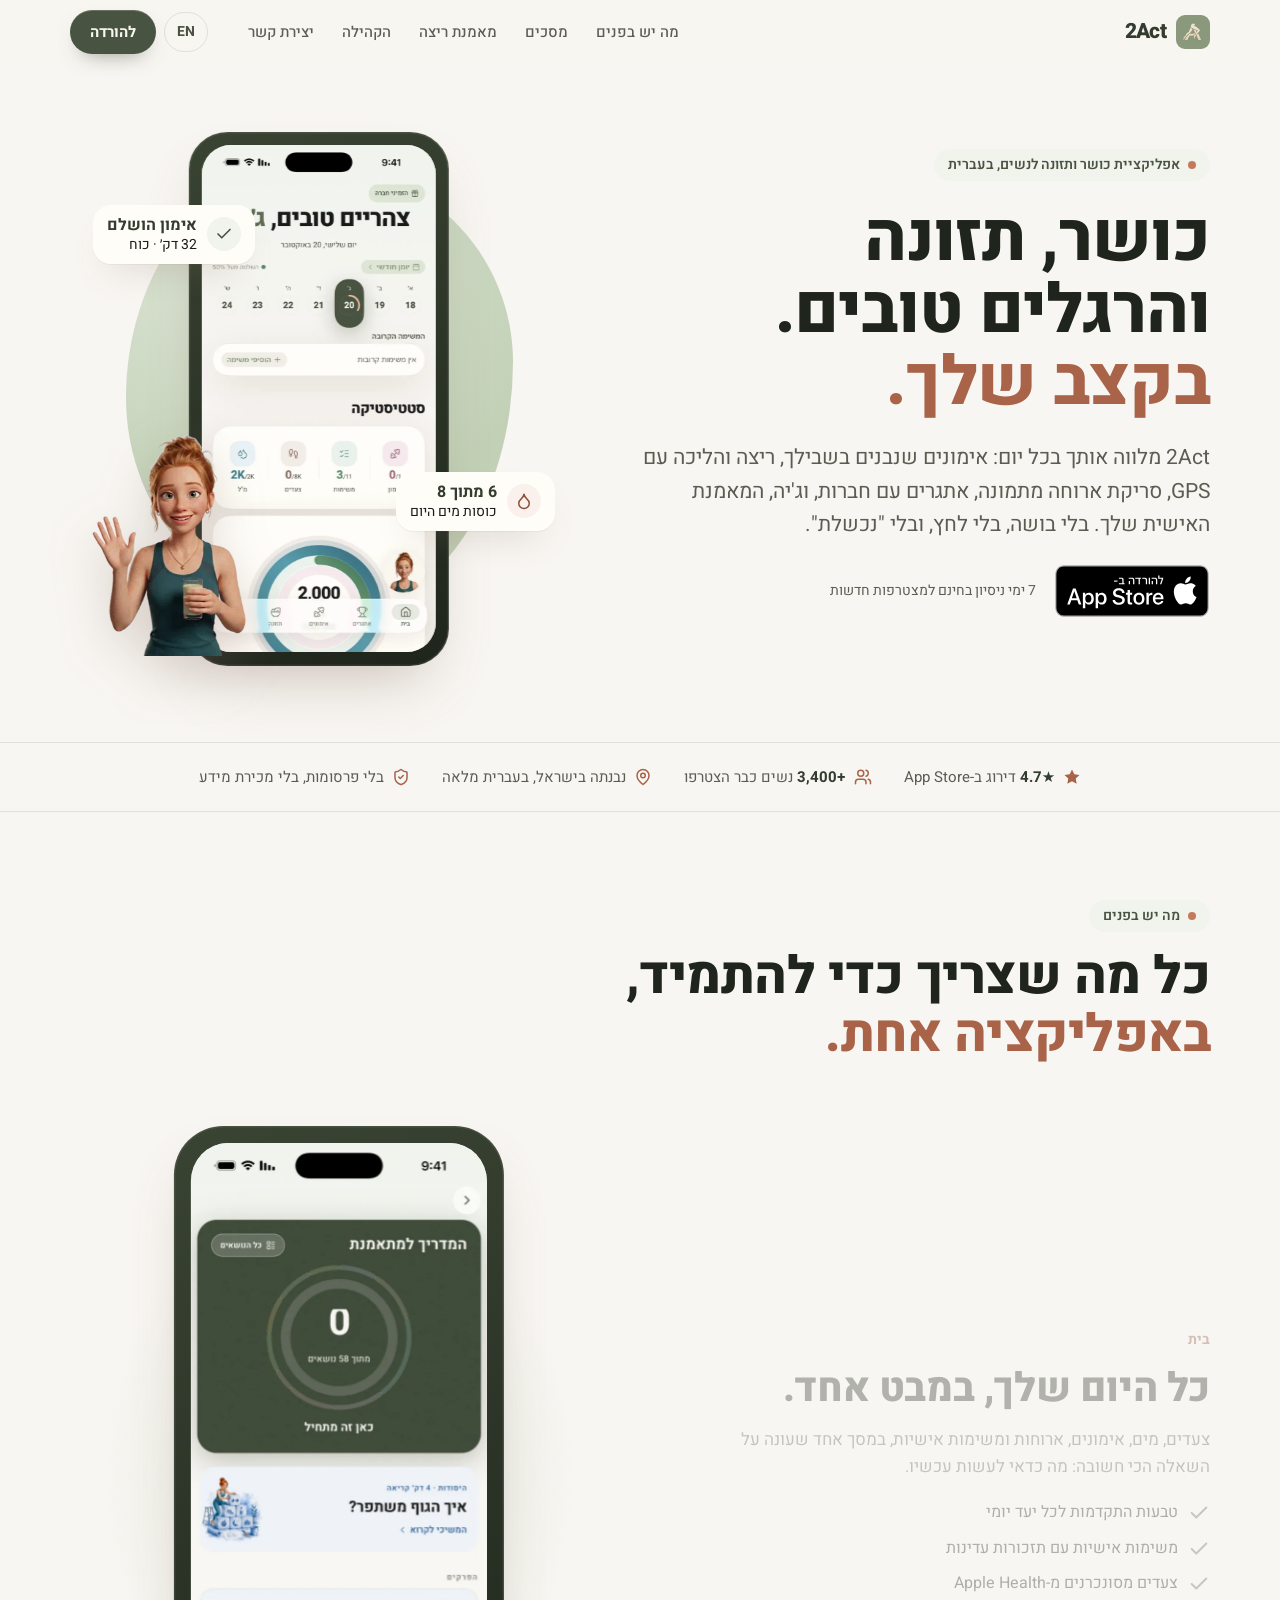
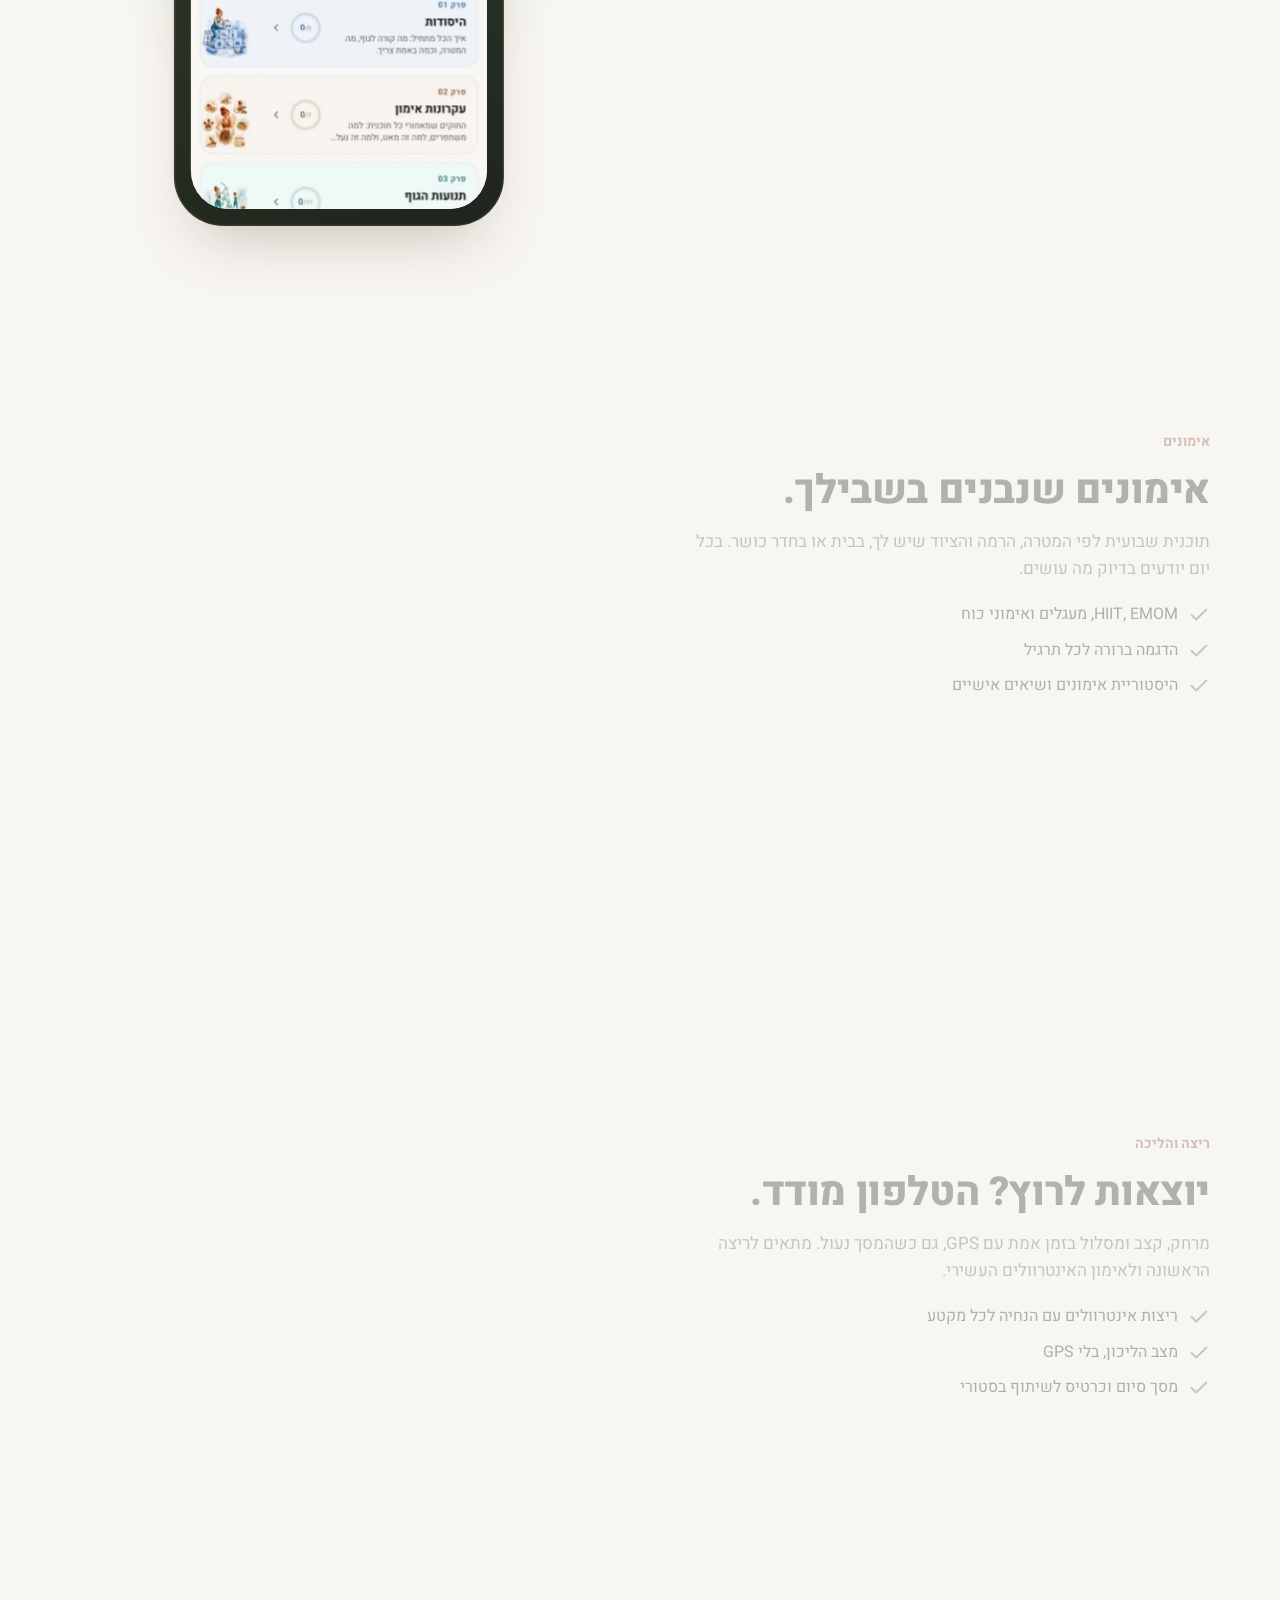
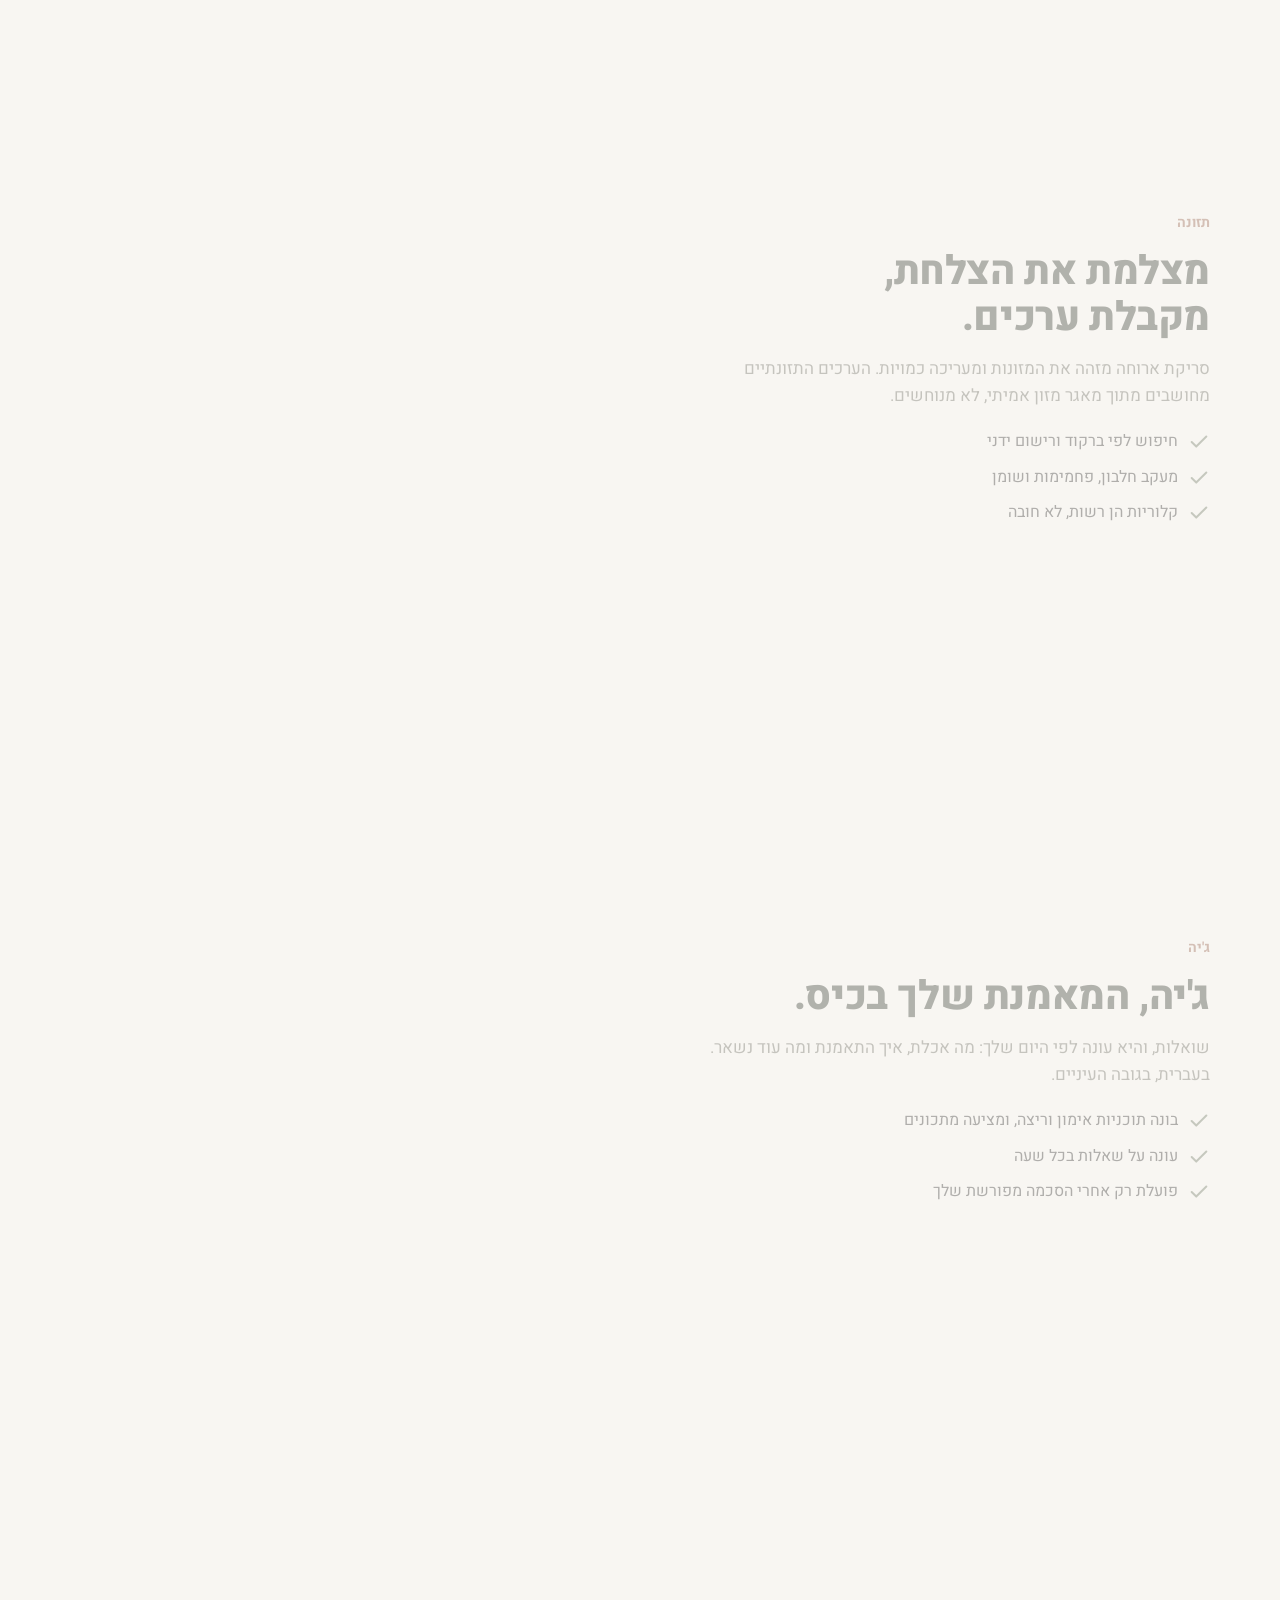
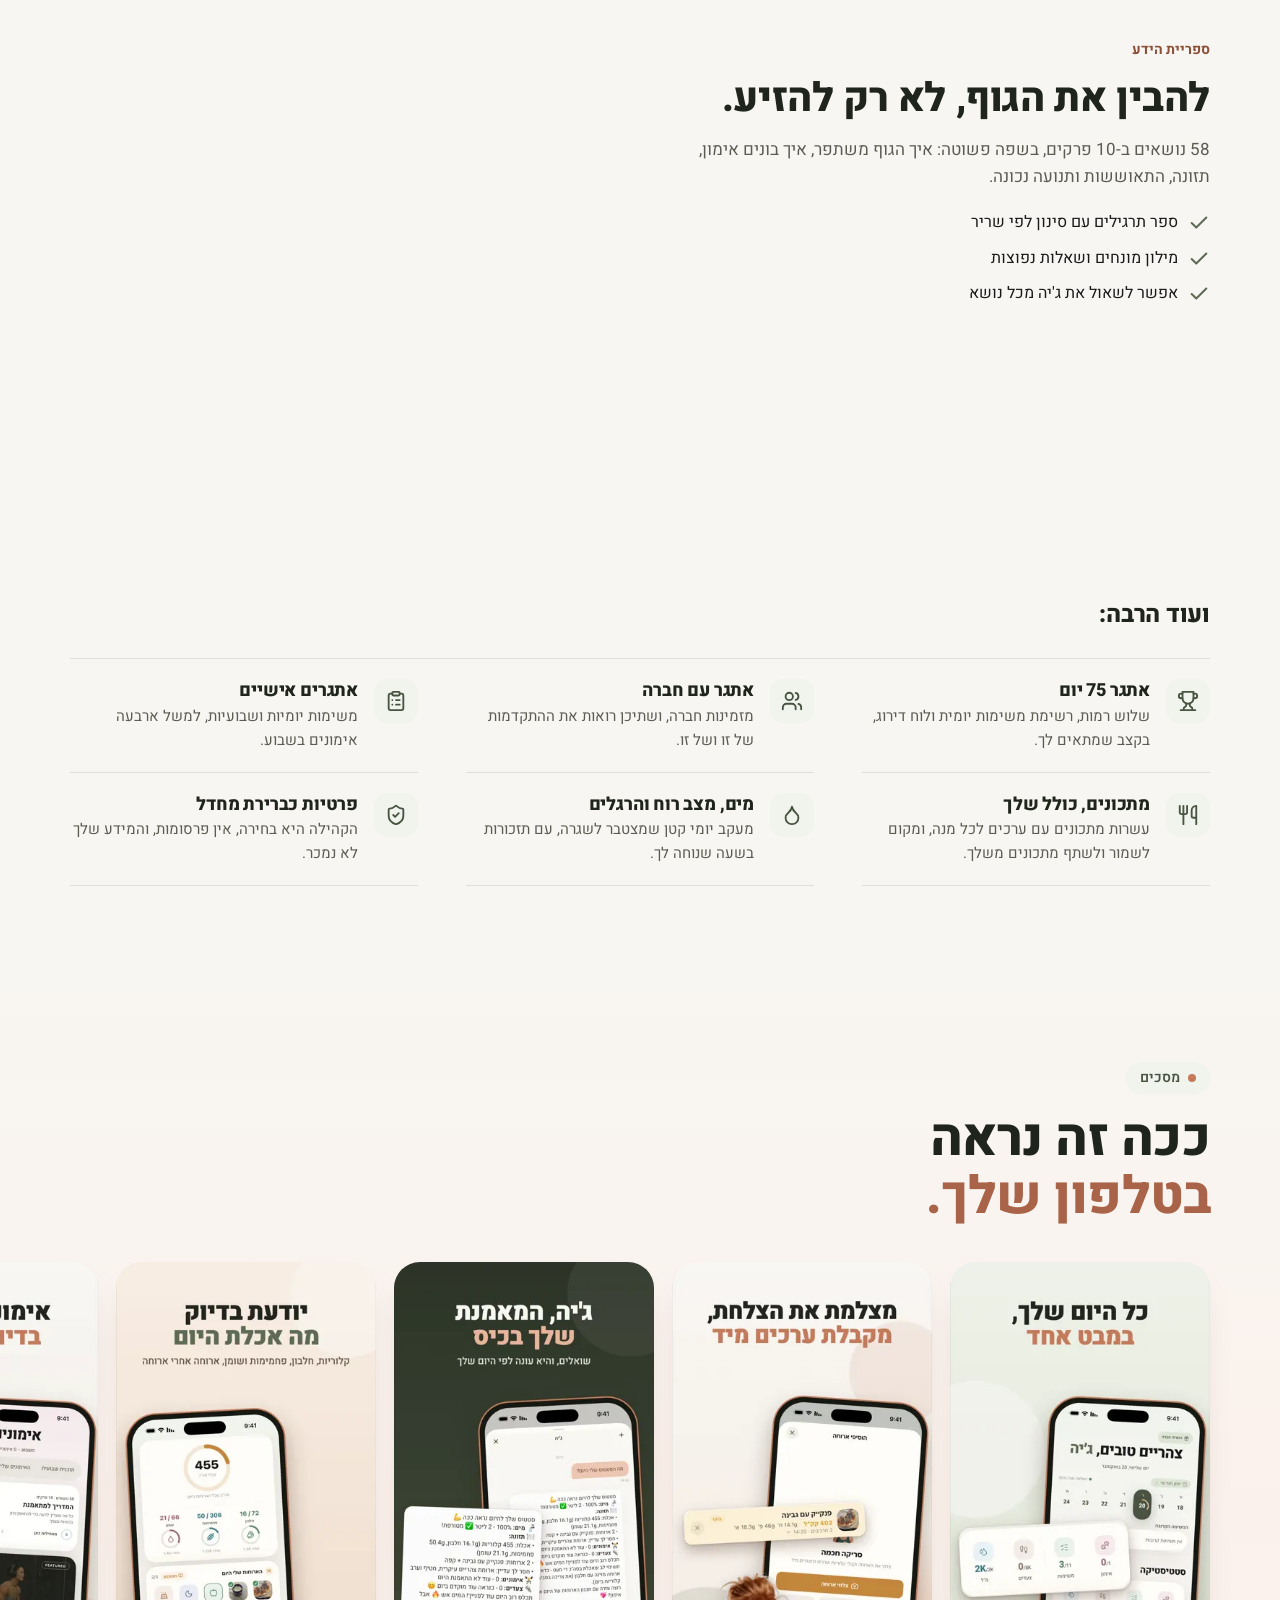
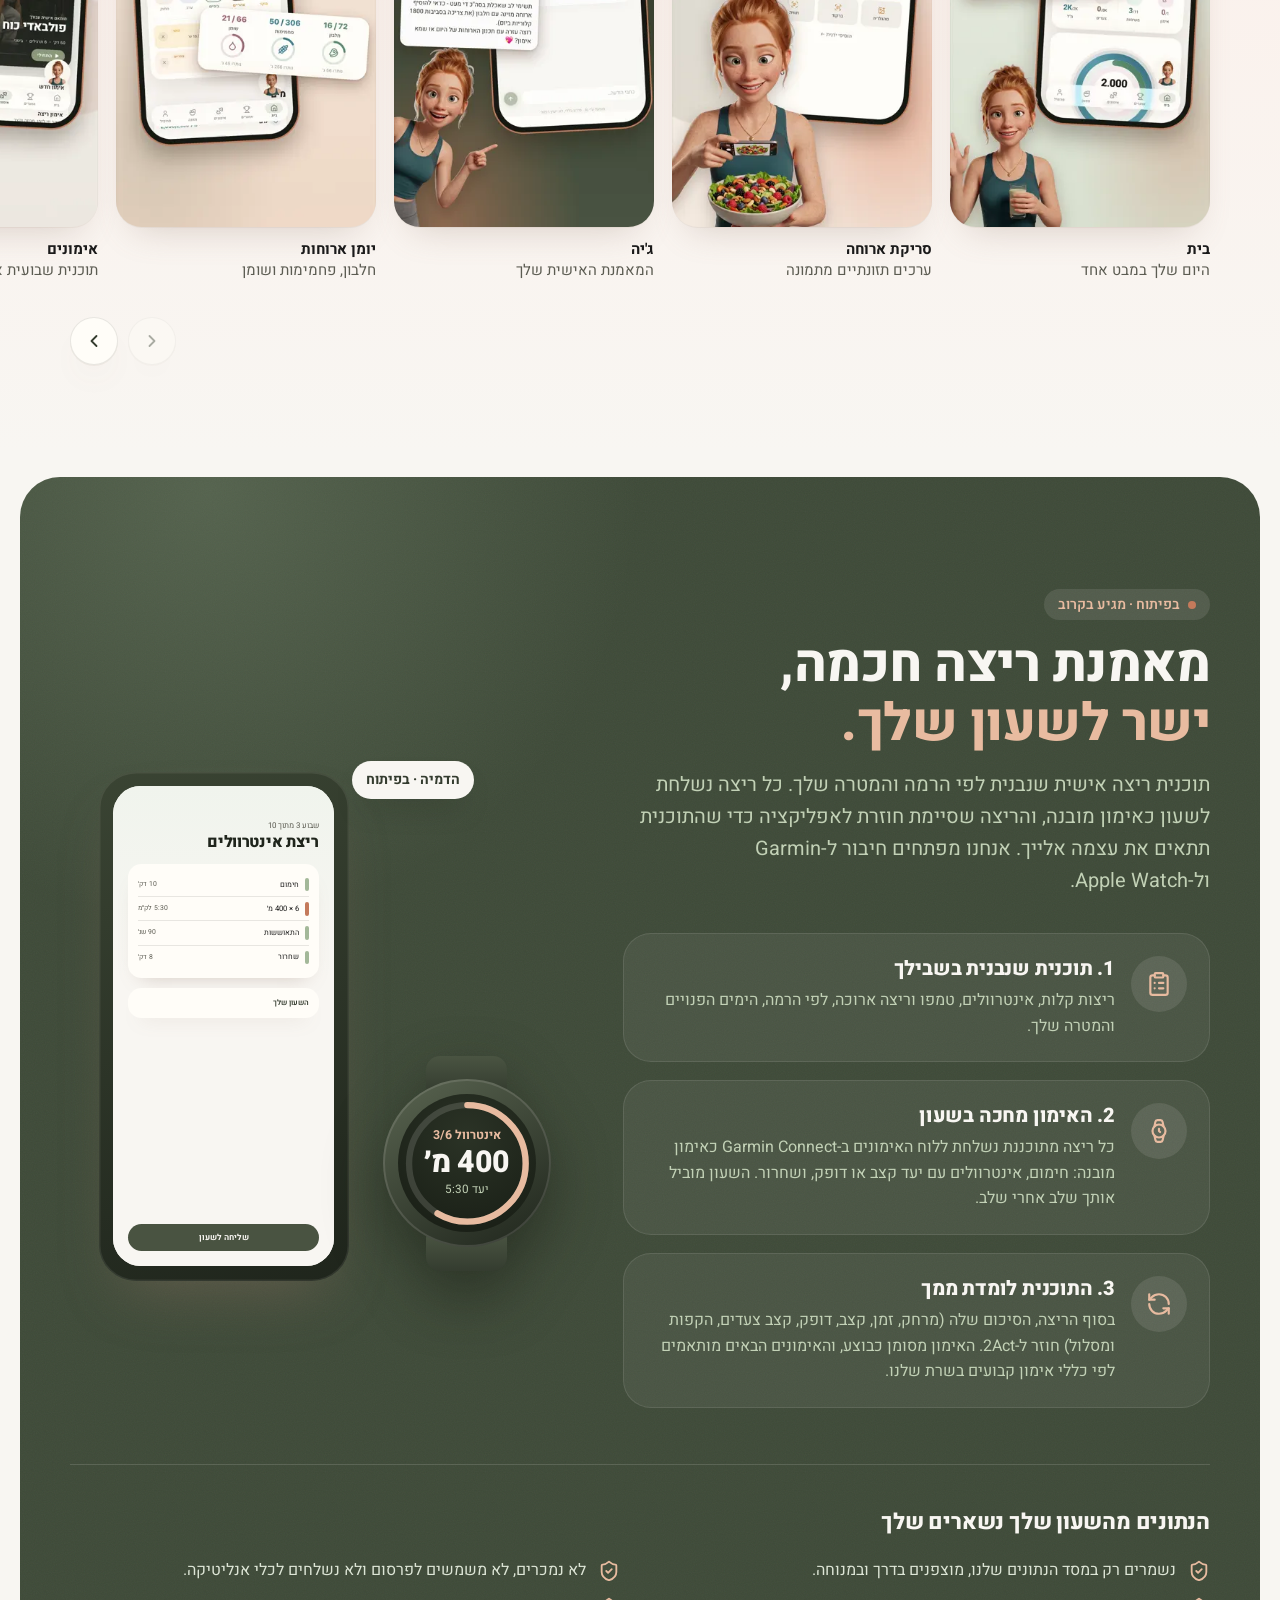
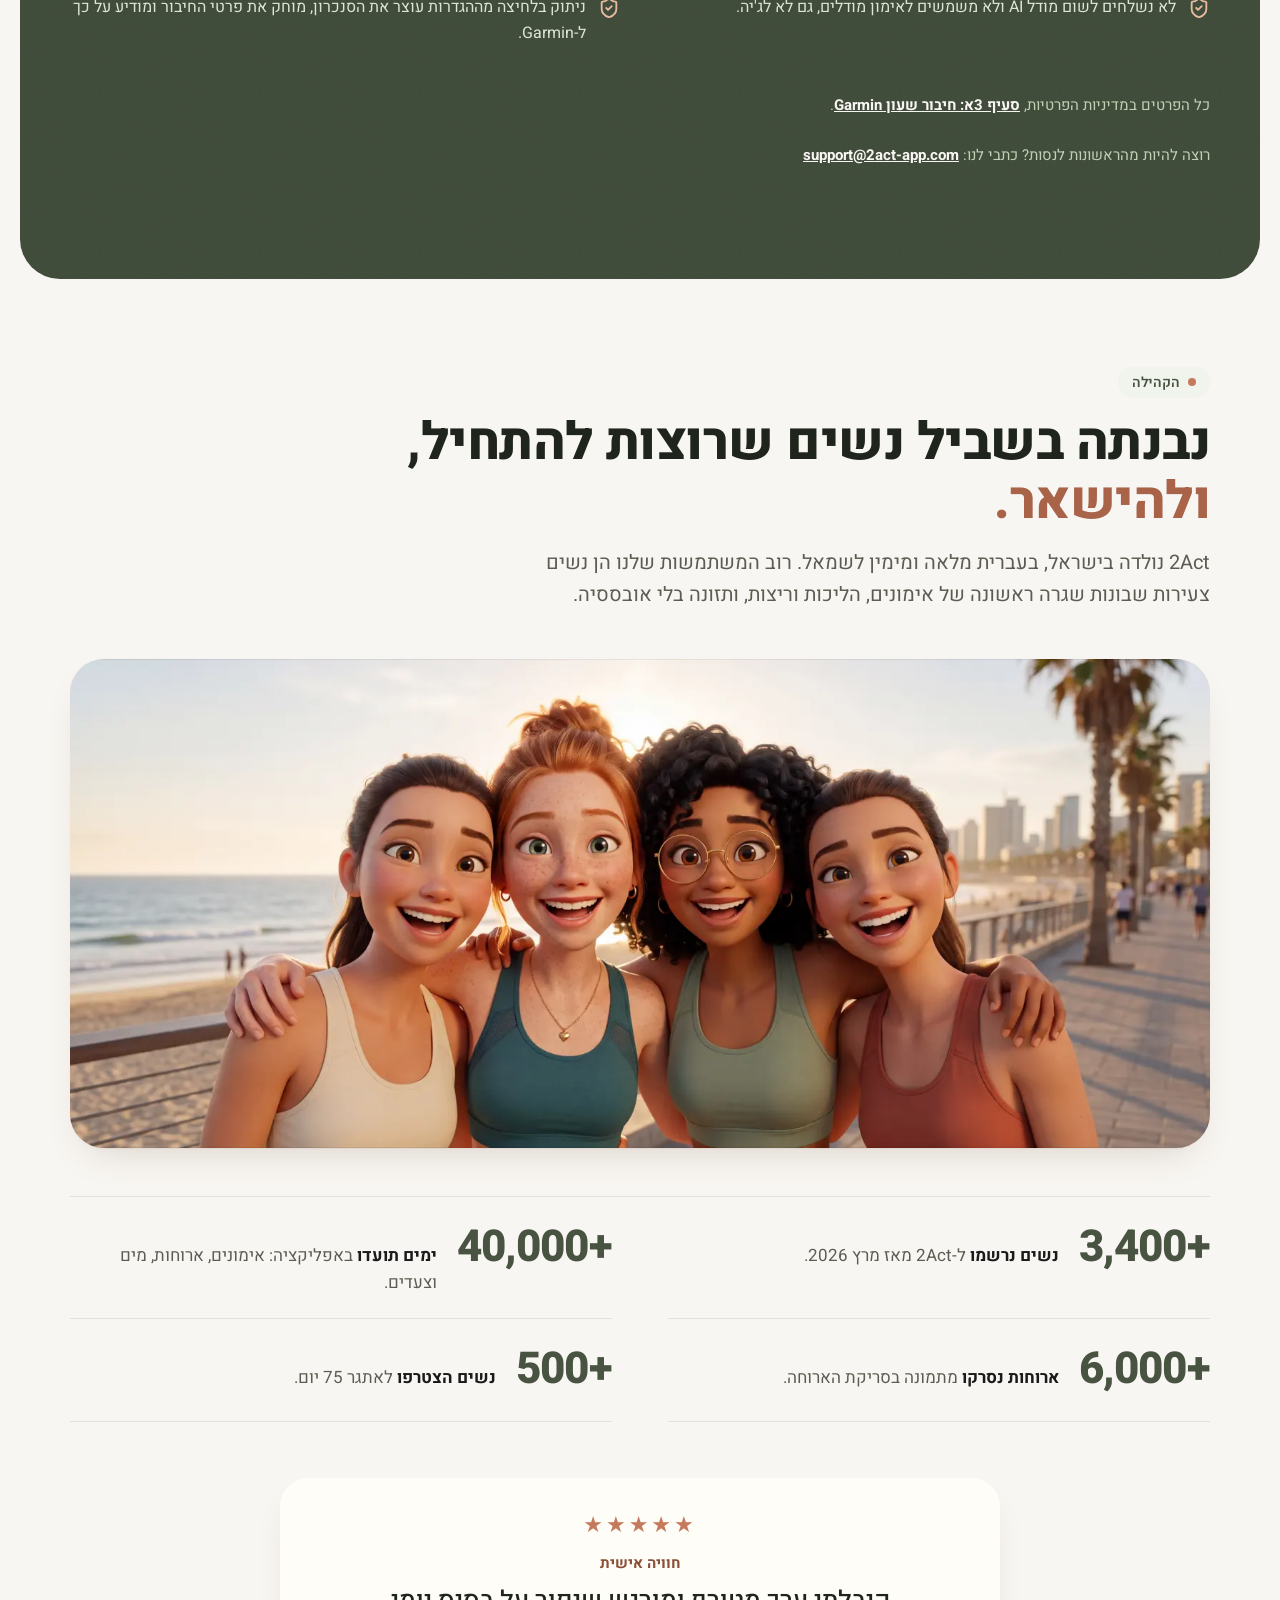
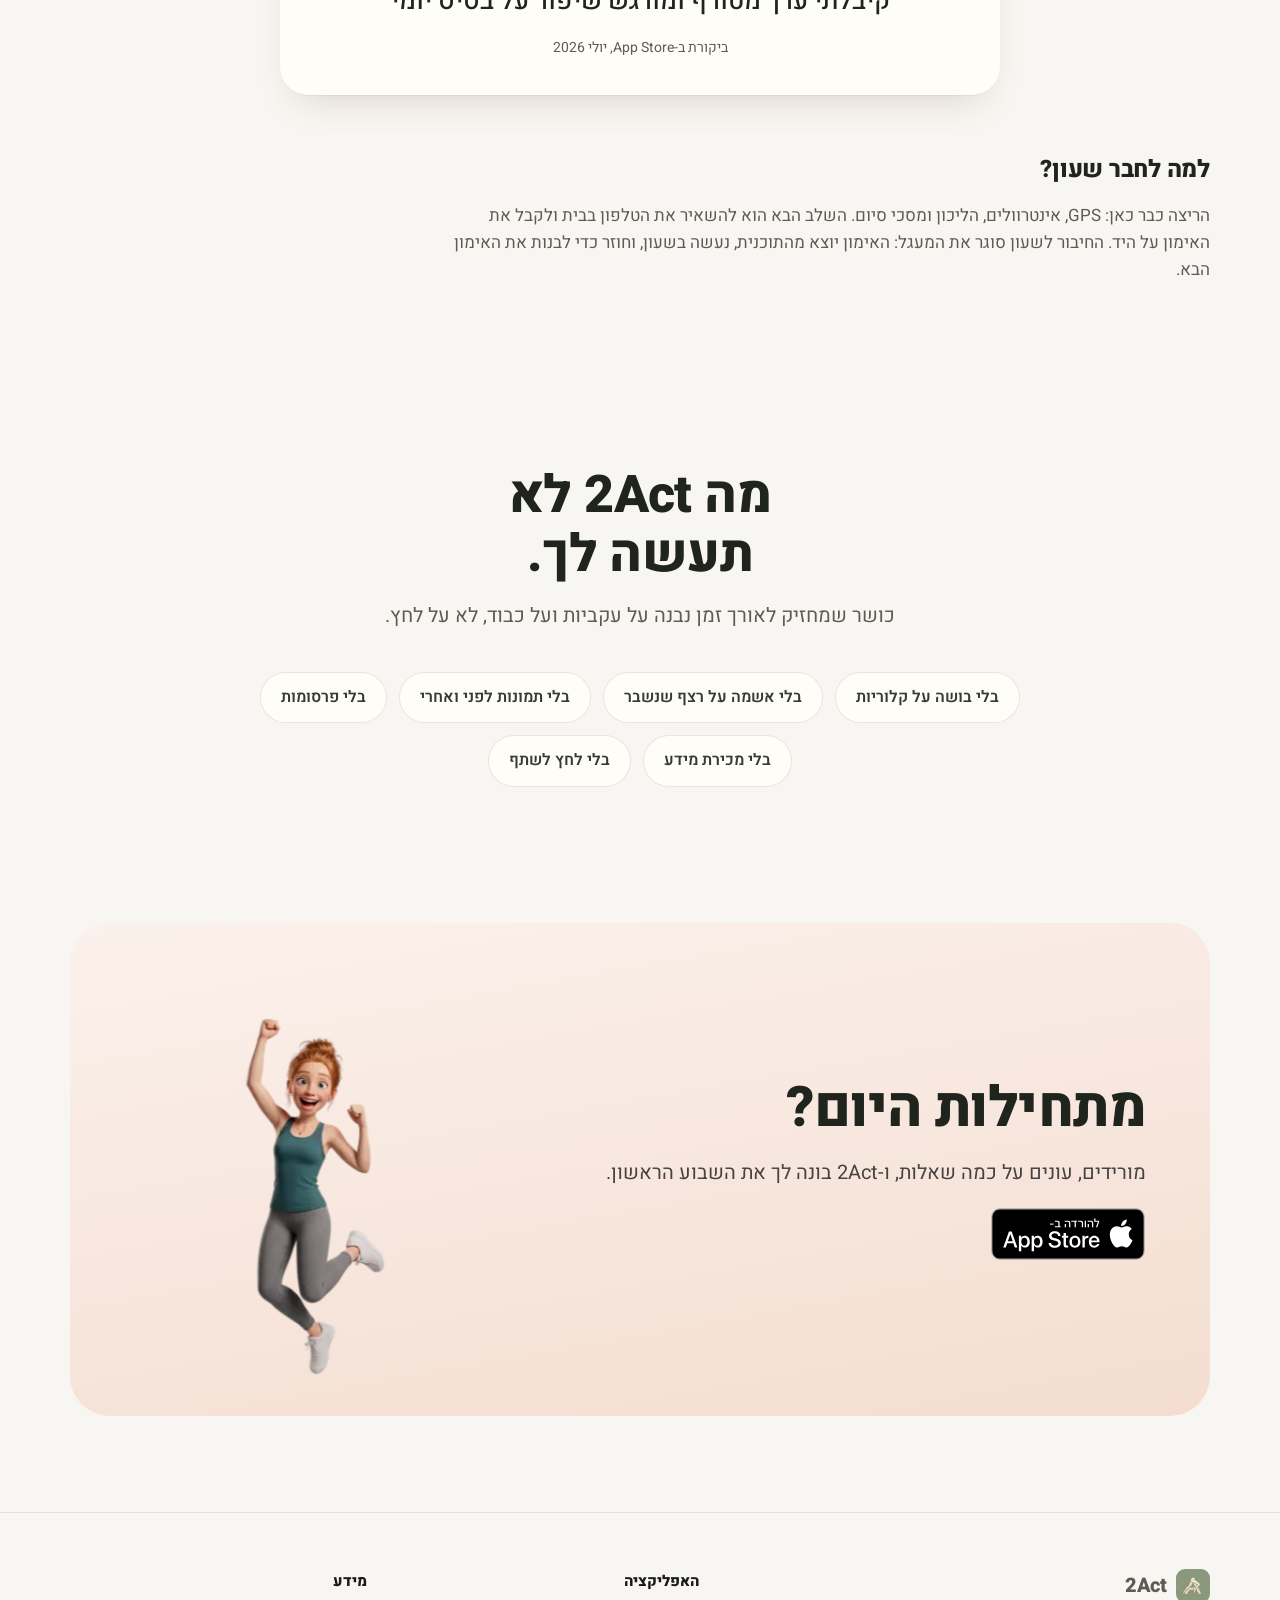
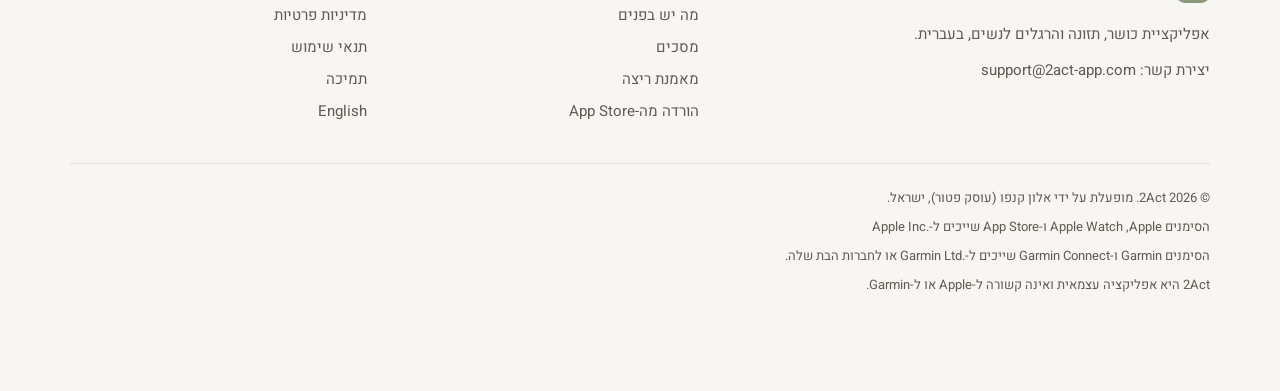
<file: index.html>
<!doctype html>
<html lang="he" dir="rtl">
<head>
  <meta charset="utf-8">
  <meta name="viewport" content="width=device-width, initial-scale=1, viewport-fit=cover">
  <title>2Act · אפליקציית כושר, תזונה והרגלים לנשים, בעברית</title>
  <meta name="description" content="2Act היא אפליקציית כושר ותזונה לנשים, בעברית מלאה: אימונים שנבנים בשבילך, ריצה והליכה עם GPS, סריקת ארוחה מתמונה, אתגרים, ספריית ידע וג'יה, המאמנת האישית שלך.">
  <link rel="canonical" href="https://2act-app.com/">
  <link rel="alternate" hreflang="he" href="https://2act-app.com/">
  <link rel="alternate" hreflang="en" href="https://2act-app.com/en/">
  <link rel="alternate" hreflang="x-default" href="https://2act-app.com/">
  <meta name="theme-color" content="#F8F6F2">
  <meta name="apple-itunes-app" content="app-id=6762620137">
  <meta property="og:type" content="website">
  <meta property="og:site_name" content="2Act">
  <meta property="og:locale" content="he_IL">
  <meta property="og:locale:alternate" content="en_US">
  <meta property="og:title" content="2Act · כושר, תזונה והרגלים טובים, בעברית">
  <meta property="og:description" content="אימונים שנבנים בשבילך, ריצה עם GPS, סריקת ארוחה מתמונה, אתגרים וג'יה, המאמנת האישית שלך.">
  <meta property="og:url" content="https://2act-app.com/">
  <meta property="og:image" content="https://2act-app.com/assets/img/og-image.jpg">
  <meta property="og:image:width" content="1200">
  <meta property="og:image:height" content="630">
  <meta name="twitter:card" content="summary_large_image">
  <link rel="icon" href="favicon-32.png" sizes="32x32" type="image/png">
  <link rel="apple-touch-icon" href="apple-touch-icon.png">
  <link rel="manifest" href="site.webmanifest">
  <link rel="preload" href="assets/fonts/Heebo-Variable.woff2" as="font" type="font/woff2" crossorigin>
  <link rel="stylesheet" href="assets/css/site.css?v=7">
  <script>document.documentElement.classList.add("js");</script>
  <script src="assets/js/site.js?v=7" defer></script>
  <script type="application/ld+json">
  {
    "@context": "https://schema.org",
    "@type": "MobileApplication",
    "name": "2Act",
    "operatingSystem": "iOS",
    "applicationCategory": "HealthApplication",
    "inLanguage": "he",
    "description": "אפליקציית כושר, תזונה והרגלים לנשים, בעברית.",
    "downloadUrl": "https://apps.apple.com/il/app/2act/id6762620137",
    "image": "https://2act-app.com/assets/img/icon-512.png"
  }
  </script>
</head>
<body>
  <svg width="0" height="0" style="position:absolute" aria-hidden="true" focusable="false">
    <defs>
      <symbol id="i-check" viewBox="0 0 24 24" fill="none" stroke="currentColor" stroke-width="2.2" stroke-linecap="round" stroke-linejoin="round"><path d="M20 6 9 17l-5-5"/></symbol>
      <symbol id="i-star" viewBox="0 0 24 24" fill="currentColor"><path d="M12 2l3.09 6.26L22 9.27l-5 4.87 1.18 6.88L12 17.77l-6.18 3.25L7 14.14 2 9.27l6.91-1.01z"/></symbol>
      <symbol id="i-pin" viewBox="0 0 24 24" fill="none" stroke="currentColor" stroke-width="2" stroke-linecap="round" stroke-linejoin="round"><path d="M20 10c0 6-8 12-8 12s-8-6-8-12a8 8 0 0 1 16 0Z"/><circle cx="12" cy="10" r="3"/></symbol>
      <symbol id="i-heart" viewBox="0 0 24 24" fill="none" stroke="currentColor" stroke-width="2" stroke-linecap="round" stroke-linejoin="round"><path d="M19 14c1.49-1.46 3-3.21 3-5.5A5.5 5.5 0 0 0 16.5 3c-1.76 0-3 .5-4.5 2-1.5-1.5-2.74-2-4.5-2A5.5 5.5 0 0 0 2 8.5c0 2.3 1.5 4.05 3 5.5l7 7Z"/></symbol>
      <symbol id="i-trophy" viewBox="0 0 24 24" fill="none" stroke="currentColor" stroke-width="2" stroke-linecap="round" stroke-linejoin="round"><path d="M6 9H4.5a2.5 2.5 0 0 1 0-5H6"/><path d="M18 9h1.5a2.5 2.5 0 0 0 0-5H18"/><path d="M4 22h16"/><path d="M10 14.66V17c0 .55-.47.98-.97 1.21C7.85 18.75 7 20.24 7 22"/><path d="M14 14.66V17c0 .55.47.98.97 1.21C16.15 18.75 17 20.24 17 22"/><path d="M18 2H6v7a6 6 0 0 0 12 0V2Z"/></symbol>
      <symbol id="i-users" viewBox="0 0 24 24" fill="none" stroke="currentColor" stroke-width="2" stroke-linecap="round" stroke-linejoin="round"><path d="M16 21v-2a4 4 0 0 0-4-4H6a4 4 0 0 0-4 4v2"/><circle cx="9" cy="7" r="4"/><path d="M22 21v-2a4 4 0 0 0-3-3.87"/><path d="M16 3.13a4 4 0 0 1 0 7.75"/></symbol>
      <symbol id="i-list" viewBox="0 0 24 24" fill="none" stroke="currentColor" stroke-width="2" stroke-linecap="round" stroke-linejoin="round"><rect x="8" y="2" width="8" height="4" rx="1"/><path d="M16 4h2a2 2 0 0 1 2 2v14a2 2 0 0 1-2 2H6a2 2 0 0 1-2-2V6a2 2 0 0 1 2-2h2"/><path d="M12 11h4M12 16h4M8 11h.01M8 16h.01"/></symbol>
      <symbol id="i-utensils" viewBox="0 0 24 24" fill="none" stroke="currentColor" stroke-width="2" stroke-linecap="round" stroke-linejoin="round"><path d="M3 2v7c0 1.1.9 2 2 2h4a2 2 0 0 0 2-2V2"/><path d="M7 2v20"/><path d="M21 15V2a5 5 0 0 0-5 5v6c0 1.1.9 2 2 2h3Zm0 0v7"/></symbol>
      <symbol id="i-drop" viewBox="0 0 24 24" fill="none" stroke="currentColor" stroke-width="2" stroke-linecap="round" stroke-linejoin="round"><path d="M12 22a7 7 0 0 0 7-7c0-2-1-3.9-3-5.5s-3.5-4-4-6.5c-.5 2.5-2 4.9-4 6.5C6 11.1 5 13 5 15a7 7 0 0 0 7 7z"/></symbol>
      <symbol id="i-shield" viewBox="0 0 24 24" fill="none" stroke="currentColor" stroke-width="2" stroke-linecap="round" stroke-linejoin="round"><path d="M20 13c0 5-3.5 7.5-7.66 8.95a1 1 0 0 1-.67-.01C7.5 20.5 4 18 4 13V6a1 1 0 0 1 1-1c2 0 4.5-1.2 6.24-2.72a1.17 1.17 0 0 1 1.52 0C14.51 3.81 17 5 19 5a1 1 0 0 1 1 1z"/><path d="m9 12 2 2 4-4"/></symbol>
      <symbol id="i-sync" viewBox="0 0 24 24" fill="none" stroke="currentColor" stroke-width="2" stroke-linecap="round" stroke-linejoin="round"><path d="M21 12a9 9 0 0 0-9-9 9.75 9.75 0 0 0-6.74 2.74L3 8"/><path d="M3 3v5h5"/><path d="M3 12a9 9 0 0 0 9 9 9.75 9.75 0 0 0 6.74-2.74L21 16"/><path d="M16 16h5v5"/></symbol>
      <symbol id="i-watch" viewBox="0 0 24 24" fill="none" stroke="currentColor" stroke-width="2" stroke-linecap="round" stroke-linejoin="round"><circle cx="12" cy="12" r="6"/><path d="M12 10v2l1 1"/><path d="m16.13 7.66-.81-4.05a2 2 0 0 0-2-1.61h-2.68a2 2 0 0 0-2 1.61l-.78 4.05"/><path d="m7.88 16.36.8 4a2 2 0 0 0 2 1.61h2.72a2 2 0 0 0 2-1.61l.81-4.05"/></symbol>
      <symbol id="i-activity" viewBox="0 0 24 24" fill="none" stroke="currentColor" stroke-width="2" stroke-linecap="round" stroke-linejoin="round"><path d="M22 12h-4l-3 9L9 3l-3 9H2"/></symbol>
      <symbol id="i-chev" viewBox="0 0 24 24" fill="none" stroke="currentColor" stroke-width="2.2" stroke-linecap="round" stroke-linejoin="round"><path d="m15 18-6-6 6-6"/></symbol>
      <symbol id="i-flame" viewBox="0 0 24 24" fill="none" stroke="currentColor" stroke-width="2" stroke-linecap="round" stroke-linejoin="round"><path d="M8.5 14.5A2.5 2.5 0 0 0 11 12c0-1.38-.5-2-1-3-1.07-2.14-.22-4.05 2-6 .5 2.5 2 4.9 4 6.5 2 1.6 3 3.5 3 5.5a7 7 0 1 1-14 0c0-1.15.43-2.29 1-3a2.5 2.5 0 0 0 2.5 2.5z"/></symbol>
    </defs>
  </svg>

  <a class="skip" href="#main">דילוג לתוכן</a>

  <header class="nav">
    <div class="wrap">
      <a class="brand" href="./" aria-label="2Act, לעמוד הבית">
        <img src="assets/img/logo-mark.webp" width="34" height="34" alt="">
        <span class="ltr">2Act</span>
      </a>
      <nav aria-label="ניווט ראשי" style="display:contents">
        <ul class="nav-links">
          <li><a href="#features">מה יש בפנים</a></li>
          <li><a href="#screens">מסכים</a></li>
          <li><a href="#running-coach">מאמנת ריצה</a></li>
          <li><a href="#community">הקהילה</a></li>
          <li><a href="#contact">יצירת קשר</a></li>
        </ul>
      </nav>
      <div class="nav-tools">
        <a class="lang" href="en/" hreflang="en" lang="en" aria-label="English version">EN</a>
        <a class="btn" href="https://apps.apple.com/il/app/2act/id6762620137" rel="noopener">להורדה</a>
      </div>
    </div>
  </header>

  <main id="main">
    <!-- Hero -->
    <section class="hero" aria-labelledby="hero-title">
      <div class="wrap">
        <div class="hero-copy">
          <span class="eyebrow rise" style="--d:60ms"><span class="dot" aria-hidden="true"></span>אפליקציית כושר ותזונה לנשים, בעברית</span>
          <h1 id="hero-title" class="rise" style="--d:140ms">כושר, תזונה והרגלים טובים.<span class="tone">בקצב שלך.</span></h1>
          <p class="lead rise" style="--d:240ms">2Act מלווה אותך בכל יום: אימונים שנבנים בשבילך, ריצה והליכה עם GPS, סריקת ארוחה מתמונה, אתגרים עם חברות, וג'יה, המאמנת האישית שלך. בלי בושה, בלי לחץ, ובלי "נכשלת".</p>
          <div class="hero-cta rise" style="--d:340ms">
            <a class="store-badge" href="https://apps.apple.com/il/app/2act/id6762620137" rel="noopener">
              <img src="assets/img/appstore-badge-he.svg" width="155" height="54" alt="הורדה מה-App Store">
            </a>
            <span class="hero-note">7 ימי ניסיון בחינם למצטרפות חדשות</span>
          </div>
        </div>

        <div class="hero-visual" aria-hidden="true">
          <div class="hero-blob"></div>
          <div class="phone pop" style="--d:200ms">
            <div class="screen">
              <img src="assets/img/screens/home-640.webp" srcset="assets/img/screens/home-320.webp 320w, assets/img/screens/home-640.webp 640w" sizes="260px" width="640" height="1391" alt="" fetchpriority="high">
            </div>
          </div>
          <div class="float-chip chip-a pop floaty" style="--d:560ms">
            <span class="ico"><svg><use href="#i-check"/></svg></span>
            <span><b>אימון הושלם</b>32 דק׳ · כוח</span>
          </div>
          <div class="float-chip chip-b pop floaty slow" style="--d:700ms">
            <span class="ico"><svg><use href="#i-drop"/></svg></span>
            <span><b>6 מתוך 8</b>כוסות מים היום</span>
          </div>
          <img class="hero-gia pop" style="--d:420ms" src="assets/img/gia/wave-600.webp" srcset="assets/img/gia/wave-300.webp 300w, assets/img/gia/wave-600.webp 600w" sizes="200px" width="600" height="803" alt="">
        </div>
      </div>
    </section>

    <!-- Proof strip -->
    <div class="proof">
      <div class="wrap">
        <ul>
          <li><svg aria-hidden="true"><use href="#i-star"/></svg><span><strong class="ltr">4.7★</strong> דירוג ב-App Store</span></li>
          <li><svg aria-hidden="true"><use href="#i-users"/></svg><span><strong class="ltr">3,400+</strong> נשים כבר הצטרפו</span></li>
          <li><svg aria-hidden="true"><use href="#i-pin"/></svg><span>נבנתה בישראל, בעברית מלאה</span></li>
          <li><svg aria-hidden="true"><use href="#i-shield"/></svg><span>בלי פרסומות, בלי מכירת מידע</span></li>
        </ul>
      </div>
    </div>

    <!-- Features -->
    <section class="section" id="features" aria-labelledby="features-title">
      <div class="wrap">
        <div class="section-head reveal">
          <span class="eyebrow"><span class="dot" aria-hidden="true"></span>מה יש בפנים</span>
          <h2 id="features-title" class="h-section">כל מה שצריך כדי להתמיד,<span class="tone">באפליקציה אחת.</span></h2>
        </div>

        <div class="story-layout">
          <div class="story">
            <article class="feature" data-screen="home">
              <div class="feature-copy reveal">
                <span class="feature-tag">בית</span>
                <h3>כל היום שלך, במבט אחד.</h3>
                <p>צעדים, מים, אימונים, ארוחות ומשימות אישיות, במסך אחד שעונה על השאלה הכי חשובה: מה כדאי לעשות עכשיו.</p>
                <ul>
                  <li><svg aria-hidden="true"><use href="#i-check"/></svg>טבעות התקדמות לכל יעד יומי</li>
                  <li><svg aria-hidden="true"><use href="#i-check"/></svg>משימות אישיות עם תזכורות עדינות</li>
                  <li><svg aria-hidden="true"><use href="#i-check"/></svg>צעדים מסונכרנים מ-Apple Health</li>
                </ul>
              </div>
              <div class="phone"><div class="screen"><img src="assets/img/screens/home-640.webp" srcset="assets/img/screens/home-320.webp 320w, assets/img/screens/home-640.webp 640w" sizes="72vw" width="640" height="1391" loading="lazy" decoding="async" alt="מסך הבית ב-2Act: ברכה אישית, לוח שבועי, משימות וסטטיסטיקה יומית"></div></div>
            </article>

            <article class="feature" data-screen="workouts">
              <div class="feature-copy reveal">
                <span class="feature-tag">אימונים</span>
                <h3>אימונים שנבנים בשבילך.</h3>
                <p>תוכנית שבועית לפי המטרה, הרמה והציוד שיש לך, בבית או בחדר כושר. בכל יום יודעים בדיוק מה עושים.</p>
                <ul>
                  <li><svg aria-hidden="true"><use href="#i-check"/></svg>HIIT, EMOM, מעגלים ואימוני כוח</li>
                  <li><svg aria-hidden="true"><use href="#i-check"/></svg>הדגמה ברורה לכל תרגיל</li>
                  <li><svg aria-hidden="true"><use href="#i-check"/></svg>היסטוריית אימונים ושיאים אישיים</li>
                </ul>
              </div>
              <div class="phone"><div class="screen"><img src="assets/img/screens/workouts-640.webp" srcset="assets/img/screens/workouts-320.webp 320w, assets/img/screens/workouts-640.webp 640w" sizes="72vw" width="640" height="1391" loading="lazy" decoding="async" alt="מסך האימונים: תוכנית שבועית, אימון מומלץ וספריית הידע"></div></div>
            </article>

            <article class="feature" data-screen="run">
              <div class="feature-copy reveal">
                <span class="feature-tag">ריצה והליכה</span>
                <h3>יוצאות לרוץ? הטלפון מודד.</h3>
                <p>מרחק, קצב ומסלול בזמן אמת עם GPS, גם כשהמסך נעול. מתאים לריצה הראשונה ולאימון האינטרוולים העשירי.</p>
                <ul>
                  <li><svg aria-hidden="true"><use href="#i-check"/></svg>ריצות אינטרוולים עם הנחיה לכל מקטע</li>
                  <li><svg aria-hidden="true"><use href="#i-check"/></svg>מצב הליכון, בלי GPS</li>
                  <li><svg aria-hidden="true"><use href="#i-check"/></svg>מסך סיום וכרטיס לשיתוף בסטורי</li>
                </ul>
              </div>
              <div class="phone"><div class="screen">
                <div class="mock" role="img" aria-label="הדמיה של מסך ריצה: 3.2 קילומטר, קצב 6:05 לקילומטר, 19:28 דקות">
                  <div><div class="mock-title">ריצה חופשית</div><div class="mock-sub">יום ראשון, בוקר</div></div>
                  <div class="mock-card mock-stats"><div><b>3.2</b><span>ק״מ</span></div><div><b>6:05</b><span>קצב</span></div><div><b>19:28</b><span>זמן</span></div></div>
                  <div class="mock-card"><div class="mock-seg"><i></i><span>חימום</span><em>הושלם</em></div><div class="mock-seg hot"><i></i><span>מקטע 2 מתוך 4</span><em>קצב 6:05</em></div><div class="mock-seg"><i></i><span>הליכה קלה</span><em>2 דק׳</em></div></div>
                  <div class="mock-card"><svg class="mock-route" viewBox="0 0 200 120" aria-hidden="true"><path d="M18 96 C 40 40, 70 110, 96 64 S 150 18, 182 40" fill="none" stroke="#C2D1B6" stroke-width="10" stroke-linecap="round"/><path d="M18 96 C 40 40, 70 110, 96 64 S 150 18, 182 40" fill="none" stroke="#5E6B54" stroke-width="4" stroke-linecap="round"/><circle cx="182" cy="40" r="7" fill="#C47A5B" stroke="#FFFDF8" stroke-width="3"/></svg></div>
                  <div class="mock-btn">סיום ריצה</div>
                </div>
              </div></div>
            </article>

            <article class="feature" data-screen="scan">
              <div class="feature-copy reveal">
                <span class="feature-tag">תזונה</span>
                <h3>מצלמת את הצלחת, מקבלת ערכים.</h3>
                <p>סריקת ארוחה מזהה את המזונות ומעריכה כמויות. הערכים התזונתיים מחושבים מתוך מאגר מזון אמיתי, לא מנוחשים.</p>
                <ul>
                  <li><svg aria-hidden="true"><use href="#i-check"/></svg>חיפוש לפי ברקוד ורישום ידני</li>
                  <li><svg aria-hidden="true"><use href="#i-check"/></svg>מעקב חלבון, פחמימות ושומן</li>
                  <li><svg aria-hidden="true"><use href="#i-check"/></svg>קלוריות הן רשות, לא חובה</li>
                </ul>
              </div>
              <div class="phone"><div class="screen"><img src="assets/img/screens/scan-640.webp" srcset="assets/img/screens/scan-320.webp 320w, assets/img/screens/scan-640.webp 640w" sizes="72vw" width="640" height="1391" loading="lazy" decoding="async" alt="מסך סריקה חכמה: צילום ארוחה, ברקוד, תווית או בחירה מהגלריה"></div></div>
            </article>

            <article class="feature" data-screen="gia">
              <div class="feature-copy reveal">
                <span class="feature-tag">ג'יה</span>
                <h3>ג'יה, המאמנת שלך בכיס.</h3>
                <p>שואלות, והיא עונה לפי היום שלך: מה אכלת, איך התאמנת ומה עוד נשאר. בעברית, בגובה העיניים.</p>
                <ul>
                  <li><svg aria-hidden="true"><use href="#i-check"/></svg>בונה תוכניות אימון וריצה, ומציעה מתכונים</li>
                  <li><svg aria-hidden="true"><use href="#i-check"/></svg>עונה על שאלות בכל שעה</li>
                  <li><svg aria-hidden="true"><use href="#i-check"/></svg>פועלת רק אחרי הסכמה מפורשת שלך</li>
                </ul>
              </div>
              <div class="phone"><div class="screen"><img src="assets/img/screens/gia-640.webp" srcset="assets/img/screens/gia-320.webp 320w, assets/img/screens/gia-640.webp 640w" sizes="72vw" width="640" height="1391" loading="lazy" decoding="async" alt="שיחה עם ג'יה: סיכום יומי של מים, תזונה, אימונים וצעדים"></div></div>
            </article>

            <article class="feature" data-screen="academy">
              <div class="feature-copy reveal">
                <span class="feature-tag">ספריית הידע</span>
                <h3>להבין את הגוף, לא רק להזיע.</h3>
                <p>58 נושאים ב-10 פרקים, בשפה פשוטה: איך הגוף משתפר, איך בונים אימון, תזונה, התאוששות ותנועה נכונה.</p>
                <ul>
                  <li><svg aria-hidden="true"><use href="#i-check"/></svg>ספר תרגילים עם סינון לפי שריר</li>
                  <li><svg aria-hidden="true"><use href="#i-check"/></svg>מילון מונחים ושאלות נפוצות</li>
                  <li><svg aria-hidden="true"><use href="#i-check"/></svg>אפשר לשאול את ג'יה מכל נושא</li>
                </ul>
              </div>
              <div class="phone"><div class="screen"><img src="assets/img/screens/academy-640.webp" srcset="assets/img/screens/academy-320.webp 320w, assets/img/screens/academy-640.webp 640w" sizes="72vw" width="640" height="1391" loading="lazy" decoding="async" alt="המדריך למתאמנת: 58 נושאים מחולקים לפרקים"></div></div>
            </article>
          </div>

          <div class="story-stage" aria-hidden="true">
            <div class="halo"></div>
            <div class="phone">
              <div class="screen">
                <img data-screen="home" src="assets/img/screens/home-640.webp" width="640" height="1391" loading="lazy" alt="">
                <img data-screen="workouts" src="assets/img/screens/workouts-640.webp" width="640" height="1391" loading="lazy" alt="">
                <div data-screen="run" class="mock">
                  <div><div class="mock-title">ריצה חופשית</div><div class="mock-sub">יום ראשון, בוקר</div></div>
                  <div class="mock-card mock-stats"><div><b>3.2</b><span>ק״מ</span></div><div><b>6:05</b><span>קצב</span></div><div><b>19:28</b><span>זמן</span></div></div>
                  <div class="mock-card"><div class="mock-seg"><i></i><span>חימום</span><em>הושלם</em></div><div class="mock-seg hot"><i></i><span>מקטע 2 מתוך 4</span><em>קצב 6:05</em></div><div class="mock-seg"><i></i><span>הליכה קלה</span><em>2 דק׳</em></div></div>
                  <div class="mock-card"><svg class="mock-route" viewBox="0 0 200 120"><path d="M18 96 C 40 40, 70 110, 96 64 S 150 18, 182 40" fill="none" stroke="#C2D1B6" stroke-width="10" stroke-linecap="round"/><path d="M18 96 C 40 40, 70 110, 96 64 S 150 18, 182 40" fill="none" stroke="#5E6B54" stroke-width="4" stroke-linecap="round"/><circle cx="182" cy="40" r="7" fill="#C47A5B" stroke="#FFFDF8" stroke-width="3"/></svg></div>
                  <div class="mock-btn">סיום ריצה</div>
                </div>
                <img data-screen="scan" src="assets/img/screens/scan-640.webp" width="640" height="1391" loading="lazy" alt="">
                <img data-screen="gia" src="assets/img/screens/gia-640.webp" width="640" height="1391" loading="lazy" alt="">
                <img data-screen="academy" src="assets/img/screens/academy-640.webp" width="640" height="1391" loading="lazy" alt="">
              </div>
            </div>
          </div>
        </div>

        <h3 class="reveal" style="font-size:24px;color:var(--sage-900);margin-block-start:72px">ועוד הרבה:</h3>
        <div class="more">
          <div class="more-item reveal"><span class="ico"><svg aria-hidden="true"><use href="#i-trophy"/></svg></span><div><h3>אתגר 75 יום</h3><p>שלוש רמות, רשימת משימות יומית ולוח דירוג, בקצב שמתאים לך.</p></div></div>
          <div class="more-item reveal" style="--d:60ms"><span class="ico"><svg aria-hidden="true"><use href="#i-users"/></svg></span><div><h3>אתגר עם חברה</h3><p>מזמינות חברה, ושתיכן רואות את ההתקדמות של זו ושל זו.</p></div></div>
          <div class="more-item reveal" style="--d:120ms"><span class="ico"><svg aria-hidden="true"><use href="#i-list"/></svg></span><div><h3>אתגרים אישיים</h3><p>משימות יומיות ושבועיות, למשל ארבעה אימונים בשבוע.</p></div></div>
          <div class="more-item reveal"><span class="ico"><svg aria-hidden="true"><use href="#i-utensils"/></svg></span><div><h3>מתכונים, כולל שלך</h3><p>עשרות מתכונים עם ערכים לכל מנה, ומקום לשמור ולשתף מתכונים משלך.</p></div></div>
          <div class="more-item reveal" style="--d:60ms"><span class="ico"><svg aria-hidden="true"><use href="#i-drop"/></svg></span><div><h3>מים, מצב רוח והרגלים</h3><p>מעקב יומי קטן שמצטבר לשגרה, עם תזכורות בשעה שנוחה לך.</p></div></div>
          <div class="more-item reveal" style="--d:120ms"><span class="ico"><svg aria-hidden="true"><use href="#i-shield"/></svg></span><div><h3>פרטיות כברירת מחדל</h3><p>הקהילה היא בחירה, אין פרסומות, והמידע שלך לא נמכר.</p></div></div>
        </div>
      </div>
    </section>

    <!-- Screens gallery -->
    <section class="gallery-section" id="screens" aria-labelledby="screens-title" data-gallery>
      <div class="wrap">
        <div class="section-head reveal" style="margin-block-end:28px">
          <span class="eyebrow"><span class="dot" aria-hidden="true"></span>מסכים</span>
          <h2 id="screens-title" class="h-section">ככה זה נראה<span class="tone">בטלפון שלך.</span></h2>
        </div>
      </div>
      <ul class="gallery" tabindex="0" aria-label="צילומי מסך מהאפליקציה, אפשר לגלול לצדדים">
        <li><figure><img src="assets/img/store/home-720.webp" srcset="assets/img/store/home-360.webp 360w, assets/img/store/home-720.webp 720w" sizes="260px" width="720" height="1564" loading="lazy" decoding="async" alt="כל היום שלך, במבט אחד: מסך הבית עם טבעות התקדמות וג'יה מנופפת"><figcaption><b>בית</b>היום שלך במבט אחד</figcaption></figure></li>
        <li><figure><img src="assets/img/store/scan-720.webp" srcset="assets/img/store/scan-360.webp 360w, assets/img/store/scan-720.webp 720w" sizes="260px" width="720" height="1564" loading="lazy" decoding="async" alt="מצלמת את הצלחת, מקבלת ערכים מיד: סריקת ארוחה"><figcaption><b>סריקת ארוחה</b>ערכים תזונתיים מתמונה</figcaption></figure></li>
        <li><figure><img src="assets/img/store/gia-720.webp" srcset="assets/img/store/gia-360.webp 360w, assets/img/store/gia-720.webp 720w" sizes="260px" width="720" height="1564" loading="lazy" decoding="async" alt="ג'יה, המאמנת שלך בכיס: שיחה עם ג'יה"><figcaption><b>ג'יה</b>המאמנת האישית שלך</figcaption></figure></li>
        <li><figure><img src="assets/img/store/meals-720.webp" srcset="assets/img/store/meals-360.webp 360w, assets/img/store/meals-720.webp 720w" sizes="260px" width="720" height="1564" loading="lazy" decoding="async" alt="יודעת בדיוק מה אכלת היום: יומן ארוחות עם חלבון, פחמימות ושומן"><figcaption><b>יומן ארוחות</b>חלבון, פחמימות ושומן</figcaption></figure></li>
        <li><figure><img src="assets/img/store/workouts-720.webp" srcset="assets/img/store/workouts-360.webp 360w, assets/img/store/workouts-720.webp 720w" sizes="260px" width="720" height="1564" loading="lazy" decoding="async" alt="אימונים שנבנים בדיוק בשבילך: מסך האימונים"><figcaption><b>אימונים</b>תוכנית שבועית אישית</figcaption></figure></li>
        <li><figure><img src="assets/img/store/challenge-720.webp" srcset="assets/img/store/challenge-360.webp 360w, assets/img/store/challenge-720.webp 720w" sizes="260px" width="720" height="1564" loading="lazy" decoding="async" alt="אתגר אישי, יום אחרי יום: מסך האתגרים"><figcaption><b>אתגרים</b>לבד או עם חברה</figcaption></figure></li>
        <li><figure><img src="assets/img/store/recipes-720.webp" srcset="assets/img/store/recipes-360.webp 360w, assets/img/store/recipes-720.webp 720w" sizes="260px" width="720" height="1564" loading="lazy" decoding="async" alt="לא דיאטה, דרך חיים: ספריית המתכונים"><figcaption><b>מתכונים</b>עם ערכים לכל מנה</figcaption></figure></li>
        <li><figure><img src="assets/img/store/academy-720.webp" srcset="assets/img/store/academy-360.webp 360w, assets/img/store/academy-720.webp 720w" sizes="260px" width="720" height="1564" loading="lazy" decoding="async" alt="כל מה שצריך לדעת כדי להתאמן נכון: ספריית הידע"><figcaption><b>ספריית הידע</b>58 נושאים בשפה פשוטה</figcaption></figure></li>
      </ul>
      <div class="wrap">
        <div class="gallery-controls">
          <button type="button" data-prev aria-label="לצילום הקודם"><svg aria-hidden="true" style="transform:scaleX(-1)"><use href="#i-chev"/></svg></button>
          <button type="button" data-next aria-label="לצילום הבא"><svg aria-hidden="true" style="transform:none"><use href="#i-chev"/></svg></button>
        </div>
      </div>
    </section>

    <!-- Running coach (coming soon) -->
    <section class="section" style="padding-block:24px 0" aria-labelledby="coach-title">
      <div class="coach" id="running-coach">
        <div class="wrap">
          <div class="coach-grid">
            <div>
              <div class="section-head reveal" style="margin-block-end:36px">
                <span class="eyebrow"><span class="dot" aria-hidden="true"></span>בפיתוח · מגיע בקרוב</span>
                <h2 id="coach-title" class="h-section">מאמנת ריצה חכמה,<span class="tone">ישר לשעון שלך.</span></h2>
                <p class="lead">תוכנית ריצה אישית שנבנית לפי הרמה והמטרה שלך. כל ריצה נשלחת לשעון כאימון מובנה, והריצה שסיימת חוזרת לאפליקציה כדי שהתוכנית תתאים את עצמה אלייך. אנחנו מפתחים חיבור ל-<span class="ltr">Garmin</span> ול-<span class="ltr">Apple Watch</span>.</p>
              </div>
              <ol class="flow">
                <li class="flow-step reveal"><span class="flow-num"><svg aria-hidden="true"><use href="#i-list"/></svg></span><div><h3>1. תוכנית שנבנית בשבילך</h3><p>ריצות קלות, אינטרוולים, טמפו וריצה ארוכה, לפי הרמה, הימים הפנויים והמטרה שלך.</p></div></li>
                <li class="flow-step reveal" style="--d:80ms"><span class="flow-num"><svg aria-hidden="true"><use href="#i-watch"/></svg></span><div><h3>2. האימון מחכה בשעון</h3><p>כל ריצה מתוכננת נשלחת ללוח האימונים ב-<span class="ltr">Garmin Connect</span> כאימון מובנה: חימום, אינטרוולים עם יעד קצב או דופק, ושחרור. השעון מוביל אותך שלב אחרי שלב.</p></div></li>
                <li class="flow-step reveal" style="--d:160ms"><span class="flow-num"><svg aria-hidden="true"><use href="#i-sync"/></svg></span><div><h3>3. התוכנית לומדת ממך</h3><p>בסוף הריצה, הסיכום שלה (מרחק, זמן, קצב, דופק, קצב צעדים, הקפות ומסלול) חוזר ל-2Act. האימון מסומן כבוצע, והאימונים הבאים מותאמים לפי כללי אימון קבועים בשרת שלנו.</p></div></li>
              </ol>
            </div>

            <div class="coach-visual reveal" aria-hidden="true">
              <div class="phone">
                <div class="screen">
                  <div class="mock">
                    <div><div class="mock-sub">שבוע 3 מתוך 10</div><div class="mock-title">ריצת אינטרוולים</div></div>
                    <div class="mock-card">
                      <div class="mock-seg"><i></i><span>חימום</span><em>10 דק׳</em></div>
                      <div class="mock-seg hot"><i></i><span>6 × 400 מ׳</span><em>5:30 לק״מ</em></div>
                      <div class="mock-seg"><i></i><span>התאוששות</span><em>90 שנ׳</em></div>
                      <div class="mock-seg"><i></i><span>שחרור</span><em>8 דק׳</em></div>
                    </div>
                    <div class="mock-card mock-conn"><span>השעון שלך</span></div>
                    <div class="mock-btn">שליחה לשעון</div>
                  </div>
                </div>
              </div>
              <div class="watch">
                <div class="watch-lug top"></div>
                <div class="watch-body">
                  <div class="watch-face">
                    <svg class="ring" viewBox="0 0 100 100"><circle cx="50" cy="50" r="46" fill="none" stroke="rgba(248,246,242,.14)" stroke-width="5"/><circle cx="50" cy="50" r="46" fill="none" stroke="#E8BBA0" stroke-width="5" stroke-linecap="round" stroke-dasharray="289" stroke-dashoffset="120" transform="rotate(-90 50 50)"/></svg>
                    <div><div class="w-label">אינטרוול 3/6</div><div class="w-big">400 מ׳</div><div class="w-small">יעד 5:30</div></div>
                  </div>
                </div>
                <div class="watch-lug bottom"></div>
              </div>
              <span class="sync-badge">הדמיה · בפיתוח</span>
            </div>
          </div>

          <div class="promise reveal">
            <h3>הנתונים מהשעון שלך נשארים שלך</h3>
            <ul>
              <li><svg aria-hidden="true"><use href="#i-shield"/></svg>נשמרים רק במסד הנתונים שלנו, מוצפנים בדרך ובמנוחה.</li>
              <li><svg aria-hidden="true"><use href="#i-shield"/></svg>לא נמכרים, לא משמשים לפרסום ולא נשלחים לכלי אנליטיקה.</li>
              <li><svg aria-hidden="true"><use href="#i-shield"/></svg>לא נשלחים לשום מודל AI ולא משמשים לאימון מודלים, גם לא לג'יה.</li>
              <li><svg aria-hidden="true"><use href="#i-shield"/></svg>ניתוק בלחיצה מההגדרות עוצר את הסנכרון, מוחק את פרטי החיבור ומודיע על כך ל-Garmin.</li>
            </ul>
            <p class="coach-foot">כל הפרטים במדיניות הפרטיות, <a href="https://alonknafo42-bit.github.io/act2-legal/privacy.html" rel="noopener">סעיף 3א: חיבור שעון Garmin</a>.</p>
            <p class="coach-foot" style="margin-block-start:8px">רוצה להיות מהראשונות לנסות? כתבי לנו: <a href="mailto:support@2act-app.com?subject=%D7%9E%D7%90%D7%9E%D7%A0%D7%AA%20%D7%A8%D7%99%D7%A6%D7%94" class="ltr">support@2act-app.com</a></p>
          </div>
        </div>
      </div>
    </section>

    <!-- Audience / demand -->
    <section class="section" id="community" aria-labelledby="community-title">
      <div class="wrap">
        <div class="section-head reveal">
          <span class="eyebrow"><span class="dot" aria-hidden="true"></span>הקהילה</span>
          <h2 id="community-title" class="h-section">נבנתה בשביל נשים שרוצות להתחיל,<span class="tone">ולהישאר.</span></h2>
          <p class="lead">2Act נולדה בישראל, בעברית מלאה ומימין לשמאל. רוב המשתמשות שלנו הן נשים צעירות שבונות שגרה ראשונה של אימונים, הליכות וריצות, ותזונה בלי אובססיה.</p>
        </div>

        <div class="audience-photo reveal">
          <img src="assets/img/boardwalk-1600.webp" srcset="assets/img/boardwalk-900.webp 900w, assets/img/boardwalk-1600.webp 1600w, assets/img/boardwalk-2400.webp 2400w" sizes="(min-width: 1180px) 1140px, 100vw" width="1600" height="686" loading="lazy" decoding="async" alt="איור של ארבע חברות מחובקות בטיילת על חוף הים בשקיעה, ג'יה במרכז">
        </div>

        <ul class="facts">
          <li class="reveal"><span class="num ltr">3,400+</span><p><b>נשים נרשמו</b> ל-2Act מאז מרץ 2026.</p></li>
          <li class="reveal" style="--d:80ms"><span class="num ltr">40,000+</span><p><b>ימים תועדו</b> באפליקציה: אימונים, ארוחות, מים וצעדים.</p></li>
          <li class="reveal"><span class="num ltr">6,000+</span><p><b>ארוחות נסרקו</b> מתמונה בסריקת הארוחה.</p></li>
          <li class="reveal" style="--d:80ms"><span class="num ltr">500+</span><p><b>נשים הצטרפו</b> לאתגר 75 יום.</p></li>
        </ul>

        <div class="quotes single">
          <figure class="quote reveal">
            <span class="stars" role="img" aria-label="5 כוכבים">★★★★★</span>
            <blockquote><b>חוויה אישית</b>קיבלתי ערך מטורף ומורגש שיפור על בסיס יומי</blockquote>
            <figcaption>ביקורת ב-<span class="ltr">App Store</span>, יולי 2026</figcaption>
          </figure>
        </div>

        <div class="why reveal">
          <h3>למה לחבר שעון?</h3>
          <p>הריצה כבר כאן: GPS, אינטרוולים, הליכון ומסכי סיום. השלב הבא הוא להשאיר את הטלפון בבית ולקבל את האימון על היד. החיבור לשעון סוגר את המעגל: האימון יוצא מהתוכנית, נעשה בשעון, וחוזר כדי לבנות את האימון הבא.</p>
        </div>
      </div>
    </section>

    <!-- Values -->
    <section class="values" aria-labelledby="values-title">
      <div class="wrap">
        <h2 id="values-title" class="h-section reveal">מה 2Act לא תעשה לך.</h2>
        <p class="lead reveal" style="margin:16px auto 0">כושר שמחזיק לאורך זמן נבנה על עקביות ועל כבוד, לא על לחץ.</p>
        <ul class="no-list">
          <li class="reveal">בלי בושה על קלוריות</li>
          <li class="reveal" style="--d:50ms">בלי אשמה על רצף שנשבר</li>
          <li class="reveal" style="--d:100ms">בלי תמונות לפני ואחרי</li>
          <li class="reveal" style="--d:150ms">בלי פרסומות</li>
          <li class="reveal" style="--d:200ms">בלי מכירת מידע</li>
          <li class="reveal" style="--d:250ms">בלי לחץ לשתף</li>
        </ul>
      </div>
    </section>

    <!-- Final CTA -->
    <section class="final" aria-labelledby="final-title">
      <div class="wrap">
        <div class="final-card reveal">
          <div class="final-copy">
            <h2 id="final-title">מתחילות היום?</h2>
            <p class="lead">מורידים, עונים על כמה שאלות, ו-2Act בונה לך את השבוע הראשון.</p>
            <a class="store-badge" href="https://apps.apple.com/il/app/2act/id6762620137" rel="noopener">
              <img src="assets/img/appstore-badge-he.svg" width="155" height="54" alt="הורדה מה-App Store" loading="lazy">
            </a>
          </div>
          <img class="gia-jump" src="assets/img/gia/jump-600.webp" srcset="assets/img/gia/jump-300.webp 300w, assets/img/gia/jump-600.webp 600w" sizes="300px" width="600" height="803" loading="lazy" decoding="async" alt="ג'יה קופצת משמחה">
        </div>
      </div>
    </section>
  </main>

  <footer class="footer" id="contact">
    <div class="wrap">
      <div class="footer-grid">
        <div>
          <a class="brand" href="./"><img src="assets/img/logo-mark.webp" width="34" height="34" alt=""><span class="ltr">2Act</span></a>
          <p>אפליקציית כושר, תזונה והרגלים לנשים, בעברית.</p>
          <p>יצירת קשר: <a href="mailto:support@2act-app.com" class="ltr">support@2act-app.com</a></p>
        </div>
        <div>
          <h2>האפליקציה</h2>
          <ul>
            <li><a href="#features">מה יש בפנים</a></li>
            <li><a href="#screens">מסכים</a></li>
            <li><a href="#running-coach">מאמנת ריצה</a></li>
            <li><a href="https://apps.apple.com/il/app/2act/id6762620137" rel="noopener">הורדה מה-App Store</a></li>
          </ul>
        </div>
        <div>
          <h2>מידע</h2>
          <ul>
            <li><a href="https://alonknafo42-bit.github.io/act2-legal/privacy.html" rel="noopener">מדיניות פרטיות</a></li>
            <li><a href="https://alonknafo42-bit.github.io/act2-legal/terms.html" rel="noopener">תנאי שימוש</a></li>
            <li><a href="https://alonknafo42-bit.github.io/act2-legal/support.html" rel="noopener">תמיכה</a></li>
            <li><a href="en/" hreflang="en" lang="en">English</a></li>
          </ul>
        </div>
      </div>
      <div class="footer-legal">
        <p>© <span data-year>2026</span> <span class="ltr">2Act</span>. מופעלת על ידי אלון קנפו (עוסק פטור), ישראל.</p>
        <p>הסימנים <span class="ltr">Apple</span>, <span class="ltr">Apple Watch</span> ו-<span class="ltr">App Store</span> שייכים ל-<span class="ltr">Apple Inc.</span></p>
        <p>הסימנים <span class="ltr">Garmin</span> ו-<span class="ltr">Garmin Connect</span> שייכים ל-<span class="ltr">Garmin Ltd.</span> או לחברות הבת שלה.</p>
        <p>2Act היא אפליקציה עצמאית ואינה קשורה ל-<span class="ltr">Apple</span> או ל-<span class="ltr">Garmin</span>.</p>
      </div>
    </div>
  </footer>

</body>
</html>
</file>
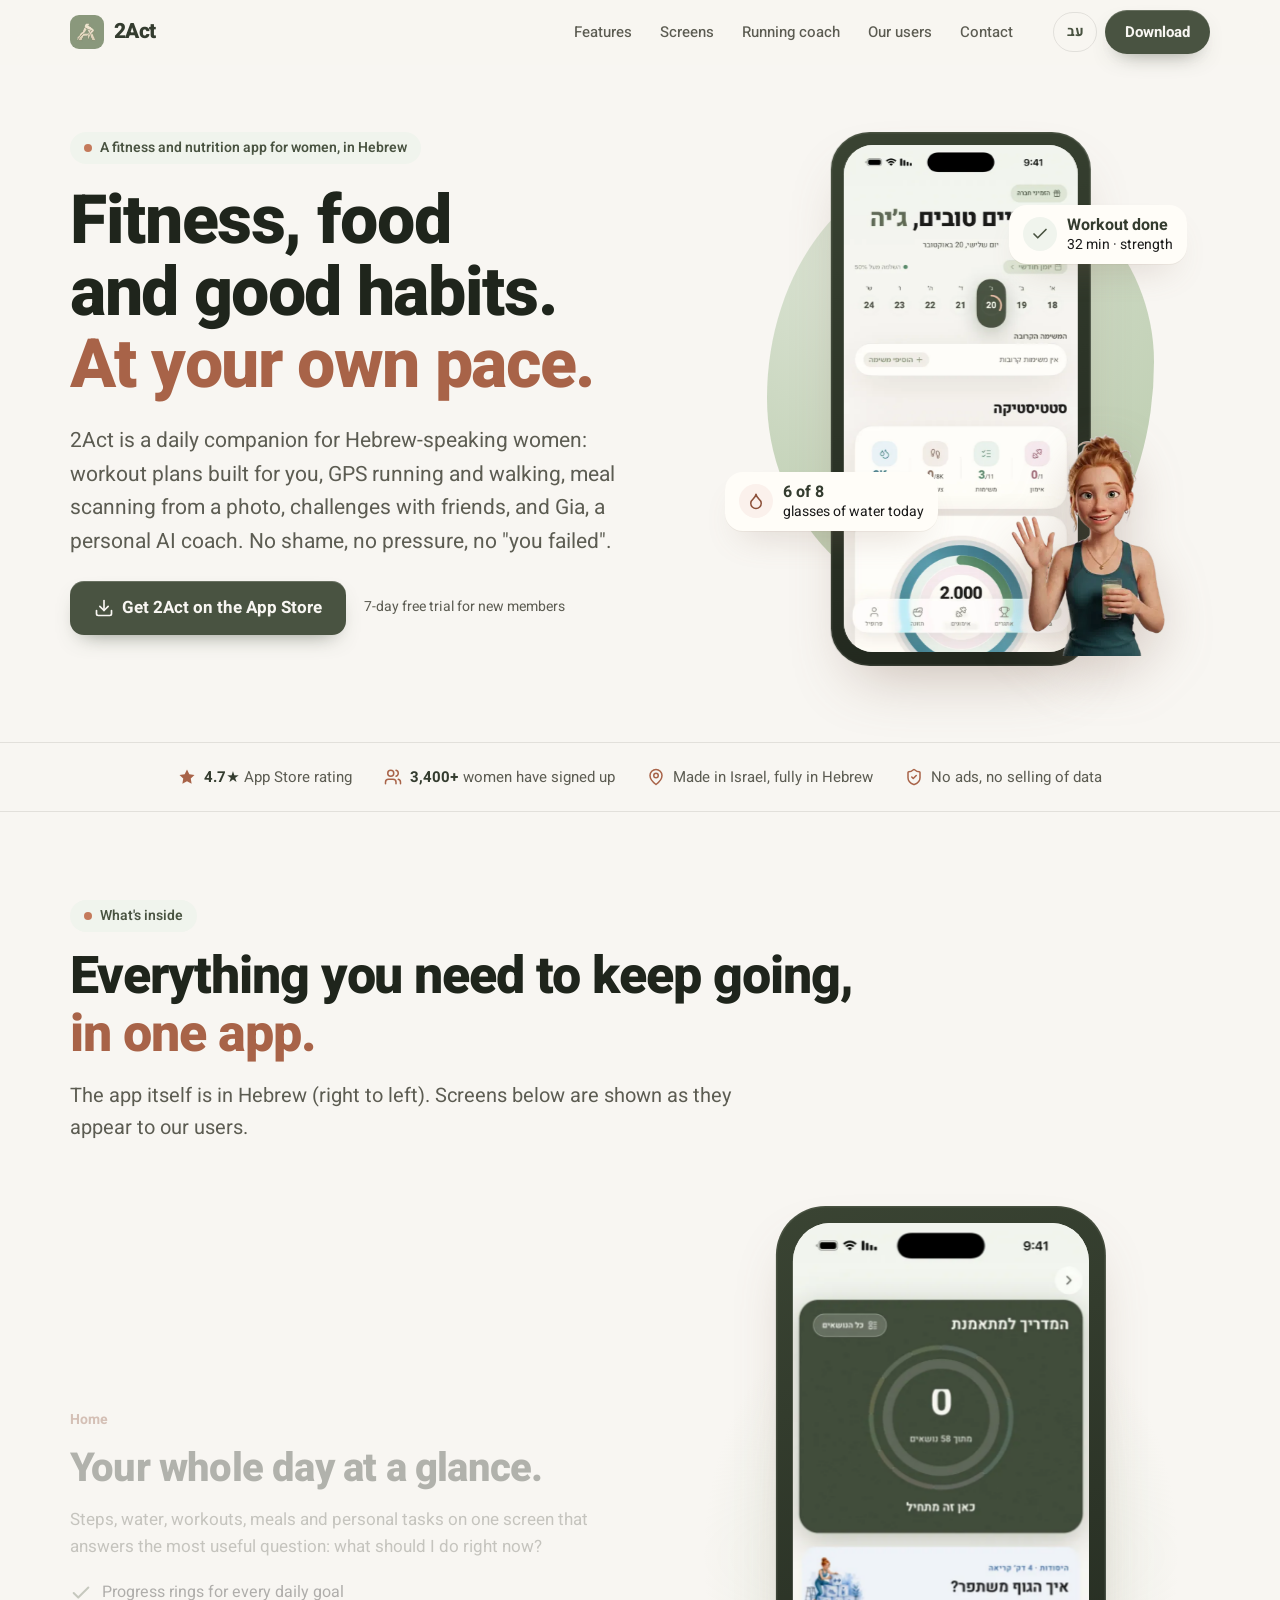
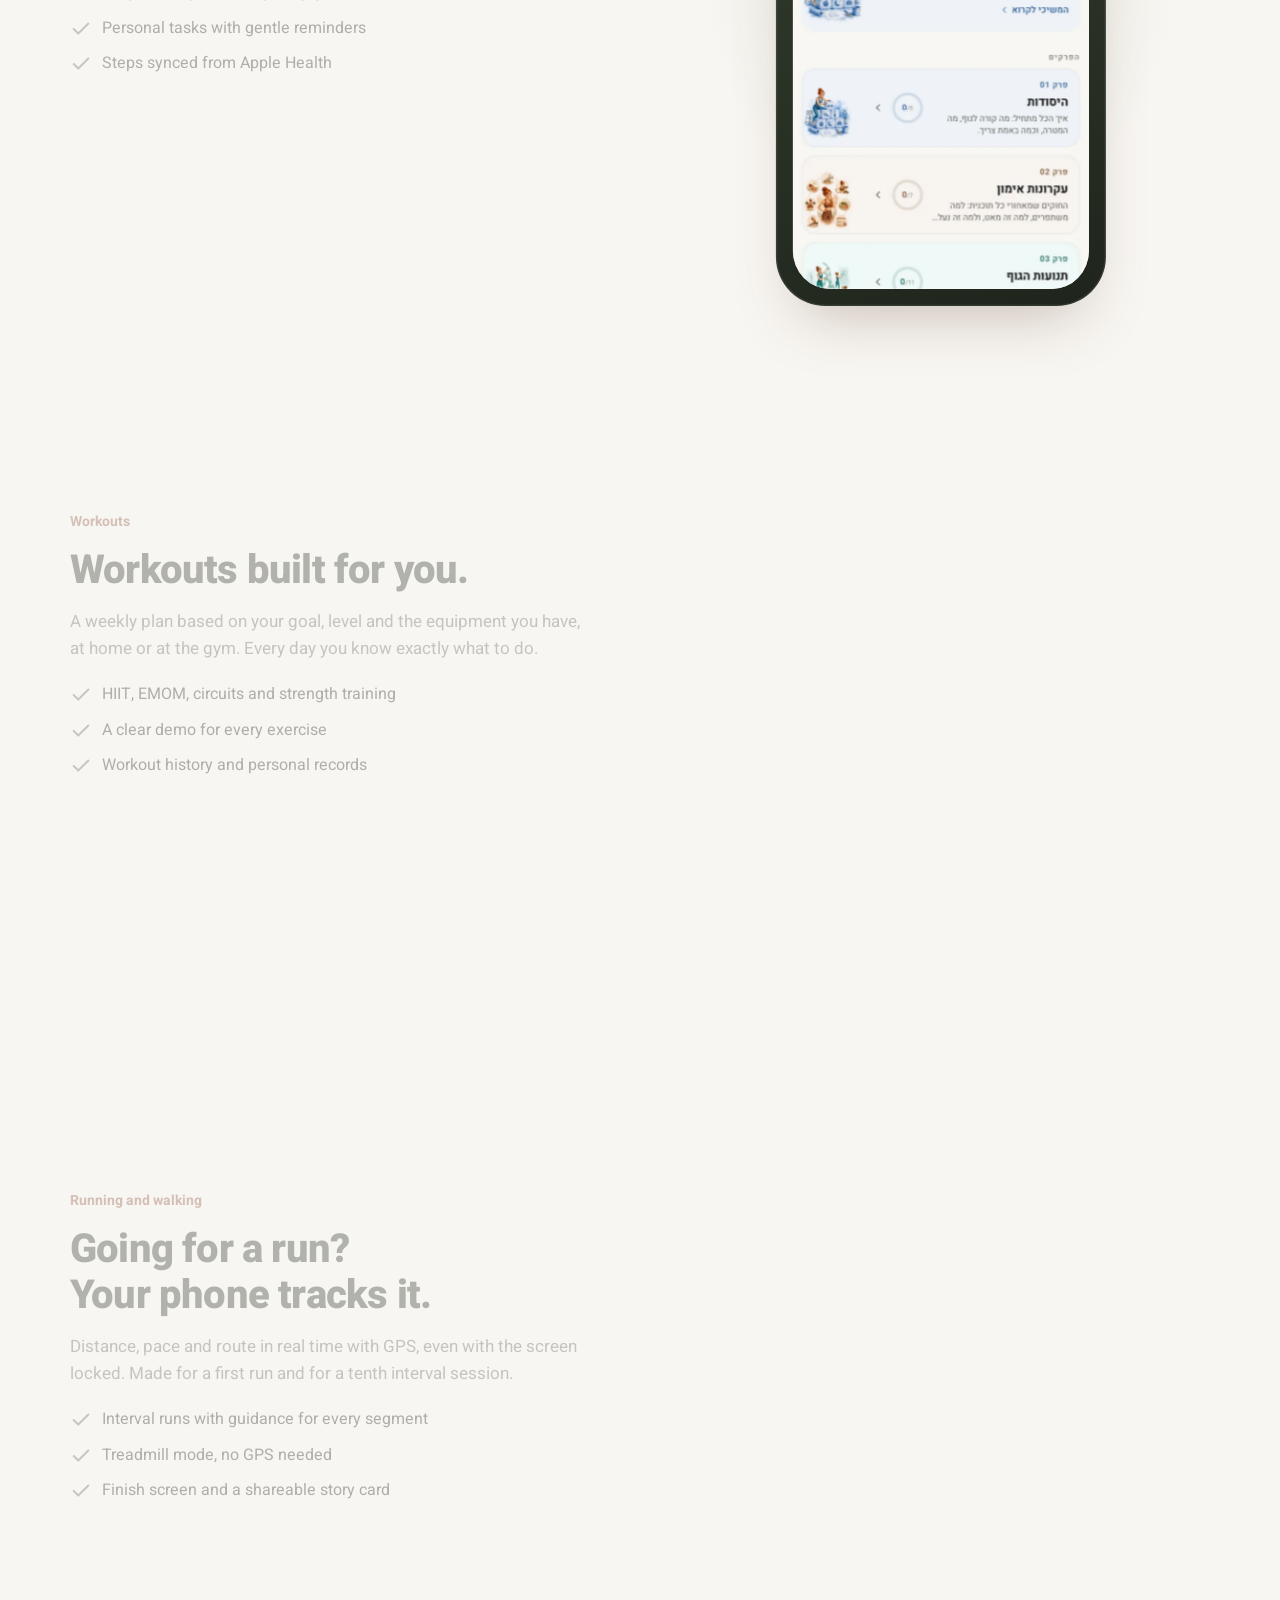
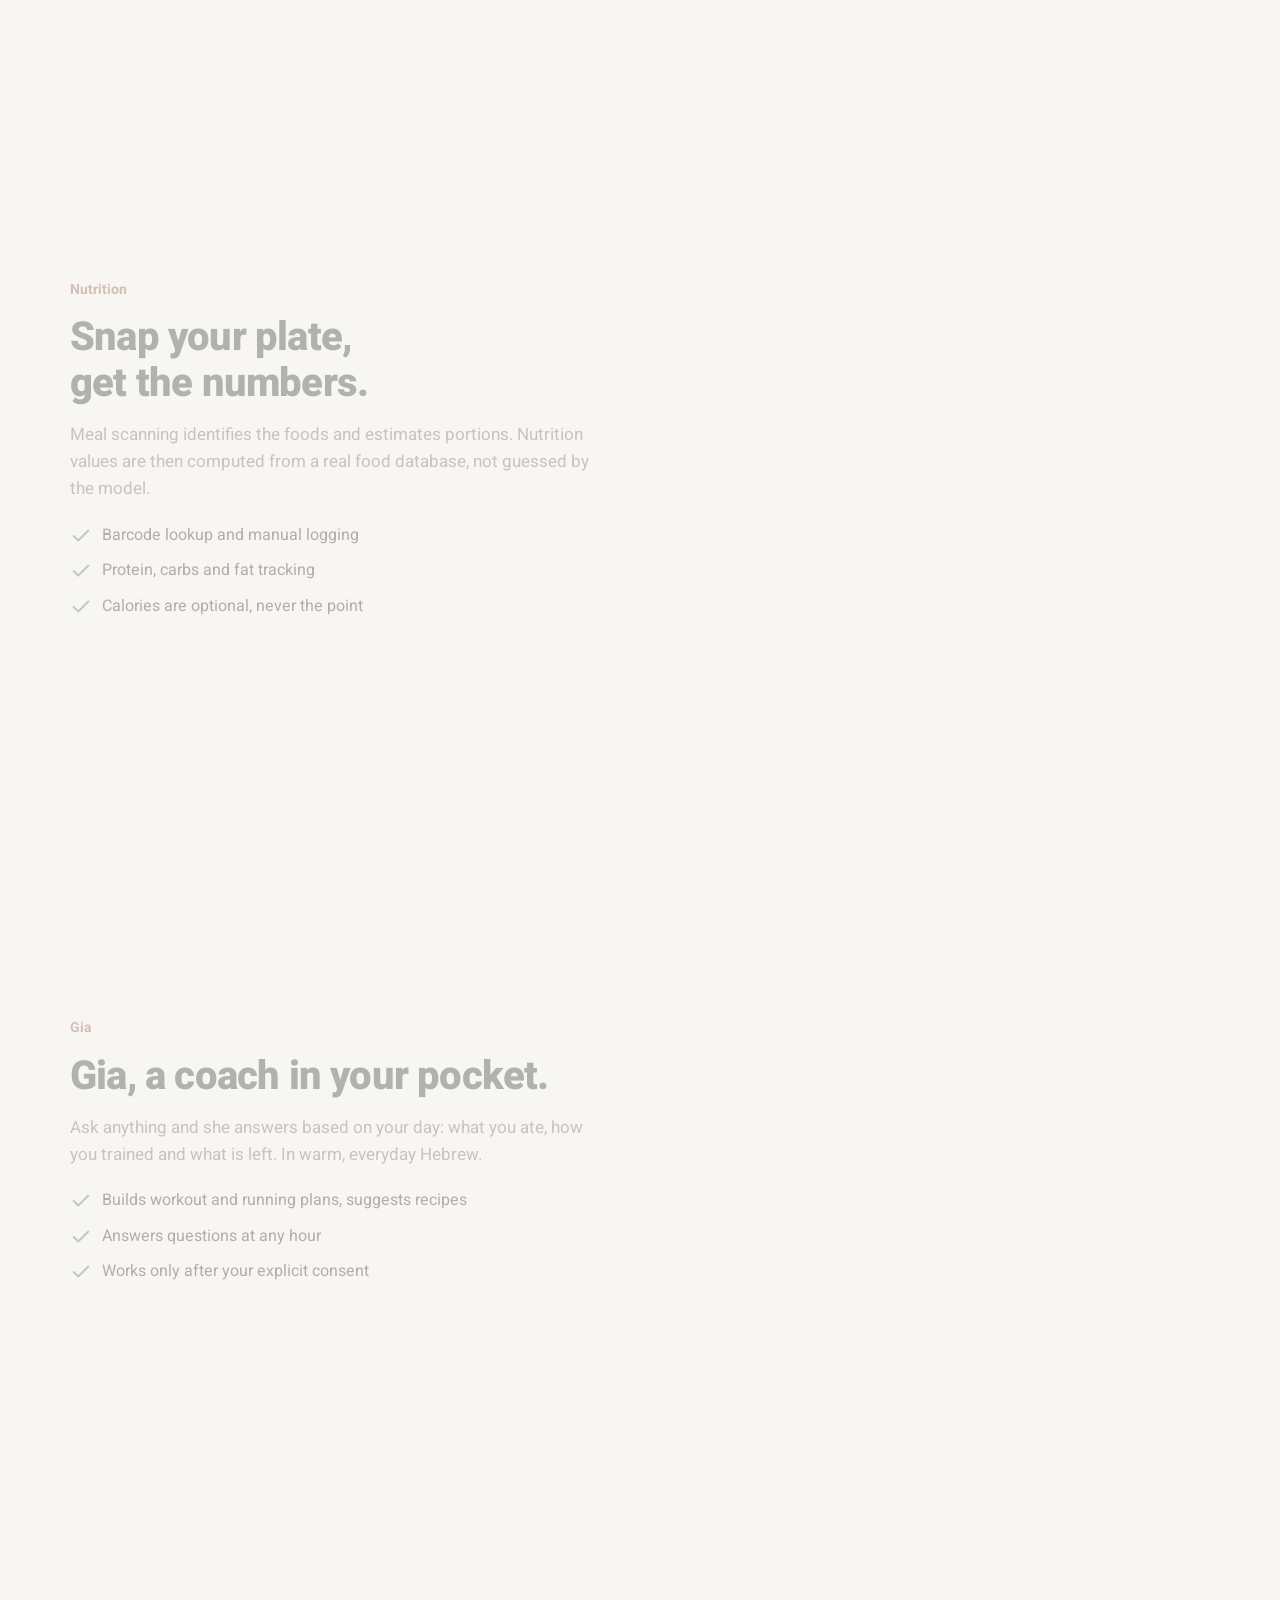
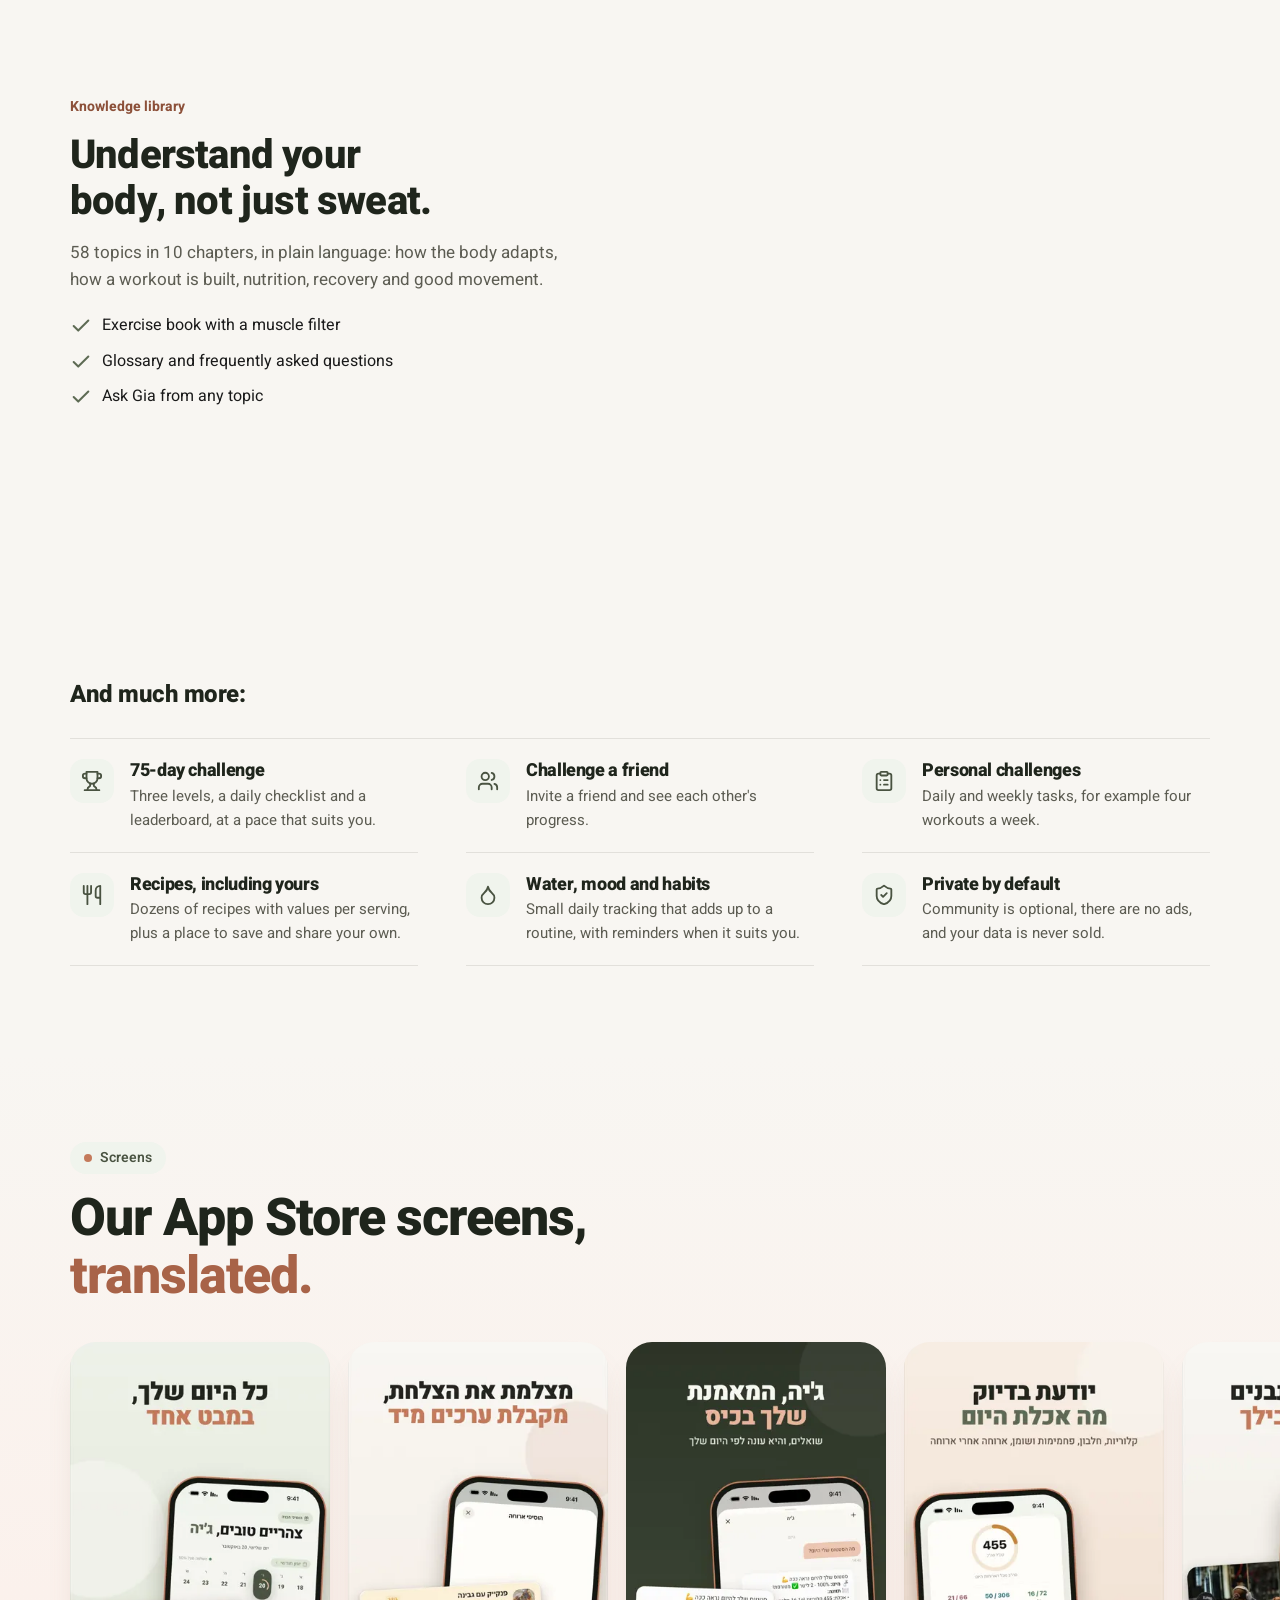
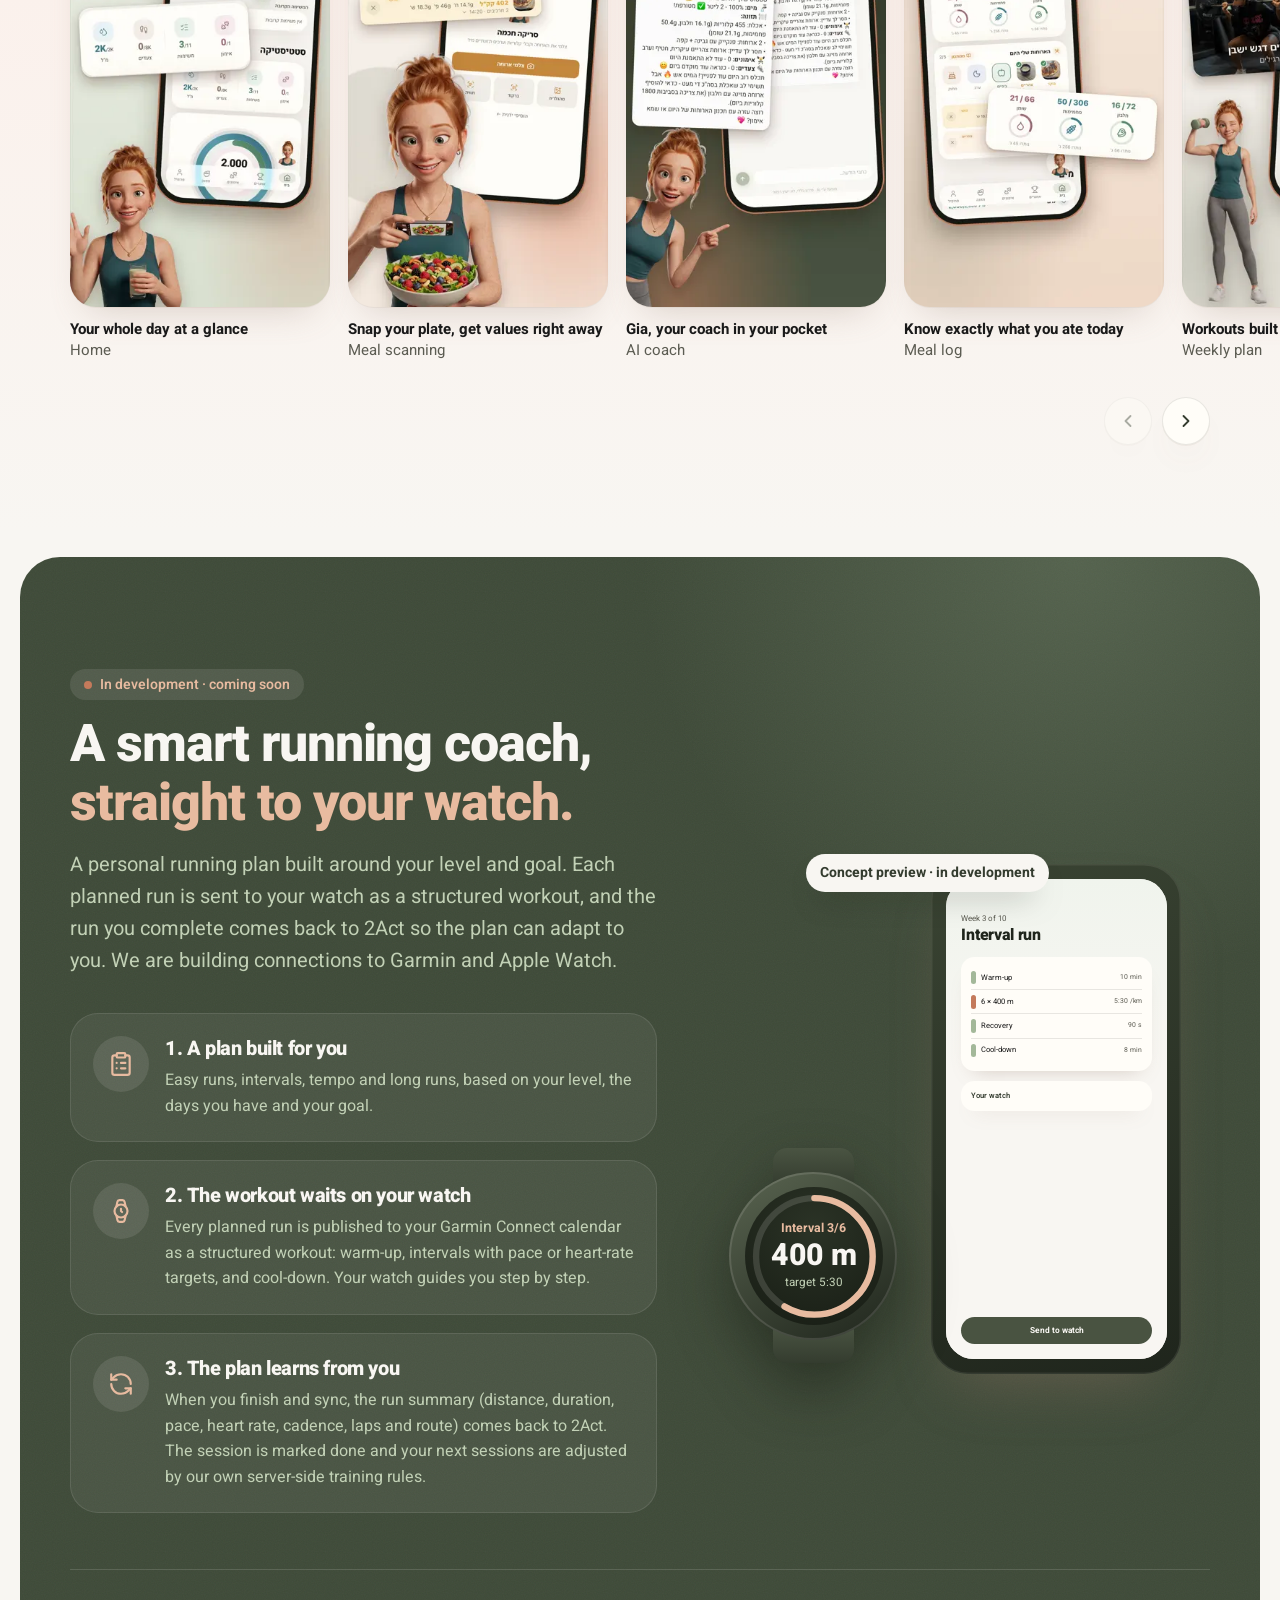
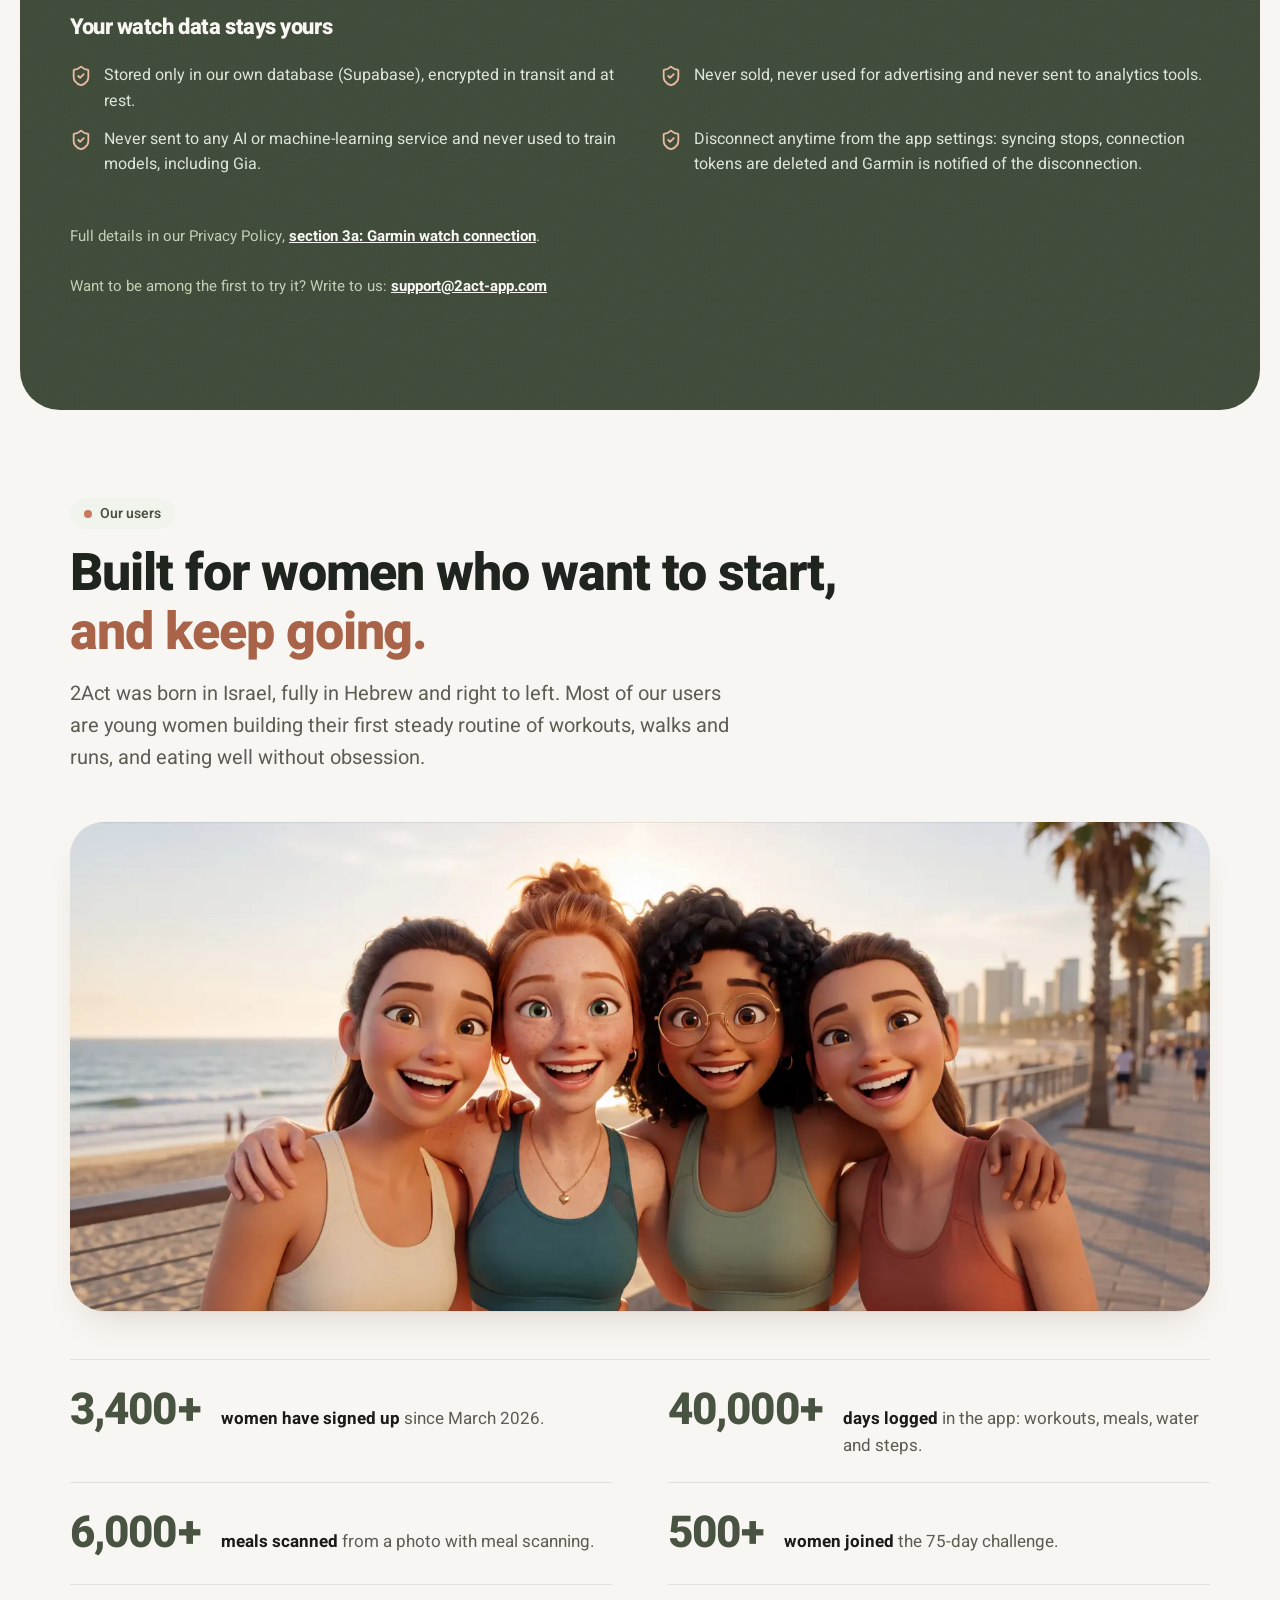
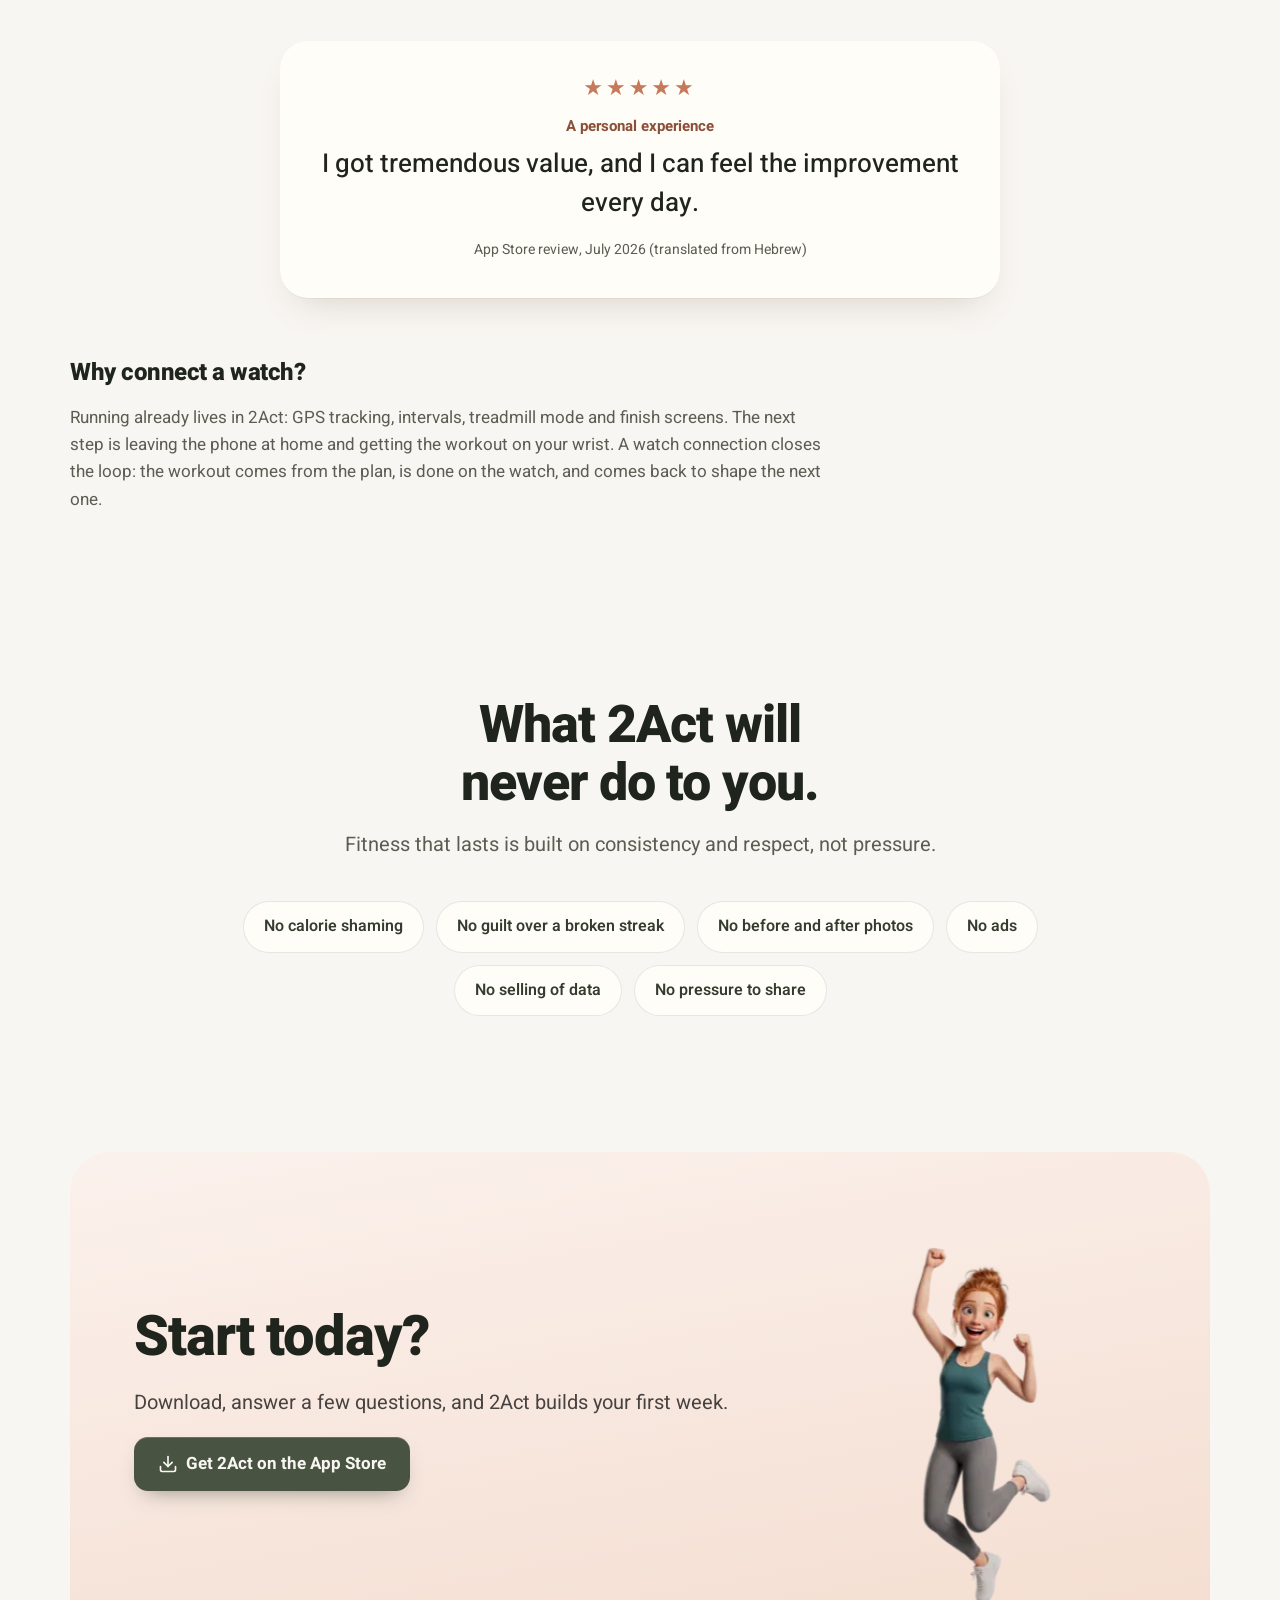
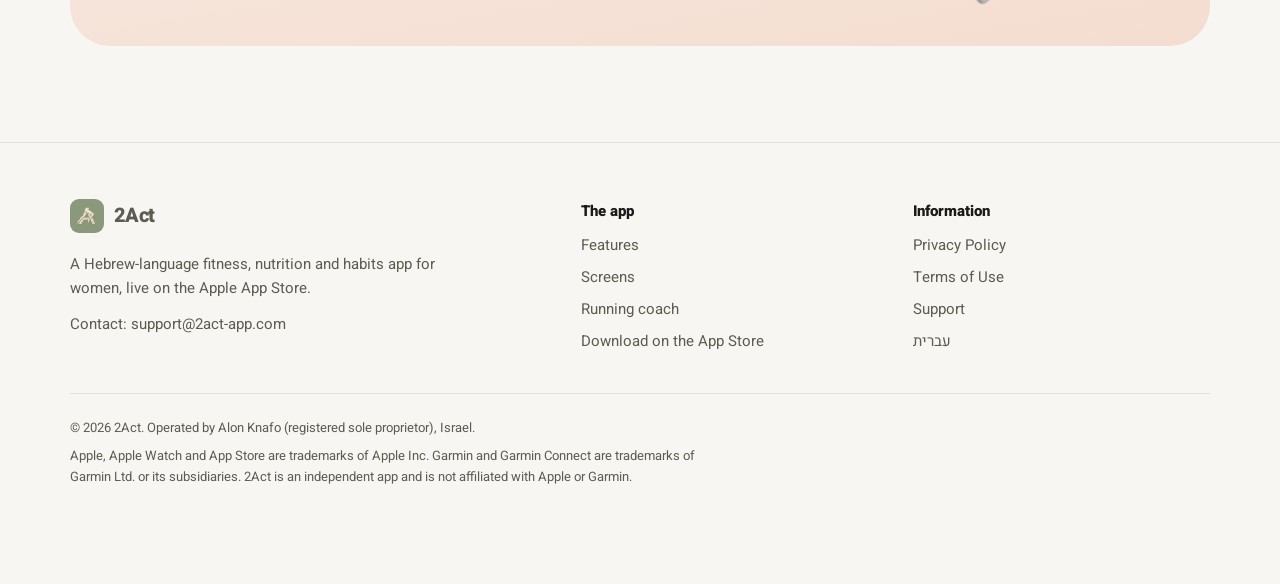
<file: en/index.html>
<!doctype html>
<html lang="en" dir="ltr">
<head>
  <meta charset="utf-8">
  <meta name="viewport" content="width=device-width, initial-scale=1, viewport-fit=cover">
  <title>2Act · Fitness, nutrition and habits app for women, in Hebrew</title>
  <meta name="description" content="2Act is a Hebrew-language fitness and wellness app for women: personal workout plans, GPS running and walking, AI meal scanning, challenges, a knowledge library and Gia, a personal AI coach. Live on the App Store.">
  <link rel="canonical" href="https://2act-app.com/en/">
  <link rel="alternate" hreflang="he" href="https://2act-app.com/">
  <link rel="alternate" hreflang="en" href="https://2act-app.com/en/">
  <link rel="alternate" hreflang="x-default" href="https://2act-app.com/">
  <meta name="theme-color" content="#F8F6F2">
  <meta name="apple-itunes-app" content="app-id=6762620137">
  <meta property="og:type" content="website">
  <meta property="og:site_name" content="2Act">
  <meta property="og:locale" content="en_US">
  <meta property="og:locale:alternate" content="he_IL">
  <meta property="og:title" content="2Act · Fitness, nutrition and good habits for women">
  <meta property="og:description" content="Personal workout plans, GPS running, AI meal scanning, challenges and Gia, a personal AI coach. A Hebrew-language app, live on the App Store.">
  <meta property="og:url" content="https://2act-app.com/en/">
  <meta property="og:image" content="https://2act-app.com/assets/img/og-image.jpg">
  <meta property="og:image:width" content="1200">
  <meta property="og:image:height" content="630">
  <meta name="twitter:card" content="summary_large_image">
  <link rel="icon" href="../favicon-32.png" sizes="32x32" type="image/png">
  <link rel="apple-touch-icon" href="../apple-touch-icon.png">
  <link rel="manifest" href="../site.webmanifest">
  <link rel="preload" href="../assets/fonts/Heebo-Variable.woff2" as="font" type="font/woff2" crossorigin>
  <link rel="stylesheet" href="../assets/css/site.css?v=7">
  <script>document.documentElement.classList.add("js");</script>
  <script src="../assets/js/site.js?v=7" defer></script>
  <script type="application/ld+json">
  {
    "@context": "https://schema.org",
    "@type": "MobileApplication",
    "name": "2Act",
    "operatingSystem": "iOS",
    "applicationCategory": "HealthApplication",
    "inLanguage": "he",
    "description": "A Hebrew-language fitness, nutrition and habits app for women.",
    "downloadUrl": "https://apps.apple.com/il/app/2act/id6762620137",
    "image": "https://2act-app.com/assets/img/icon-512.png"
  }
  </script>
</head>
<body>
  <svg width="0" height="0" style="position:absolute" aria-hidden="true" focusable="false">
    <defs>
      <symbol id="i-check" viewBox="0 0 24 24" fill="none" stroke="currentColor" stroke-width="2.2" stroke-linecap="round" stroke-linejoin="round"><path d="M20 6 9 17l-5-5"/></symbol>
      <symbol id="i-star" viewBox="0 0 24 24" fill="currentColor"><path d="M12 2l3.09 6.26L22 9.27l-5 4.87 1.18 6.88L12 17.77l-6.18 3.25L7 14.14 2 9.27l6.91-1.01z"/></symbol>
      <symbol id="i-pin" viewBox="0 0 24 24" fill="none" stroke="currentColor" stroke-width="2" stroke-linecap="round" stroke-linejoin="round"><path d="M20 10c0 6-8 12-8 12s-8-6-8-12a8 8 0 0 1 16 0Z"/><circle cx="12" cy="10" r="3"/></symbol>
      <symbol id="i-trophy" viewBox="0 0 24 24" fill="none" stroke="currentColor" stroke-width="2" stroke-linecap="round" stroke-linejoin="round"><path d="M6 9H4.5a2.5 2.5 0 0 1 0-5H6"/><path d="M18 9h1.5a2.5 2.5 0 0 0 0-5H18"/><path d="M4 22h16"/><path d="M10 14.66V17c0 .55-.47.98-.97 1.21C7.85 18.75 7 20.24 7 22"/><path d="M14 14.66V17c0 .55.47.98.97 1.21C16.15 18.75 17 20.24 17 22"/><path d="M18 2H6v7a6 6 0 0 0 12 0V2Z"/></symbol>
      <symbol id="i-users" viewBox="0 0 24 24" fill="none" stroke="currentColor" stroke-width="2" stroke-linecap="round" stroke-linejoin="round"><path d="M16 21v-2a4 4 0 0 0-4-4H6a4 4 0 0 0-4 4v2"/><circle cx="9" cy="7" r="4"/><path d="M22 21v-2a4 4 0 0 0-3-3.87"/><path d="M16 3.13a4 4 0 0 1 0 7.75"/></symbol>
      <symbol id="i-list" viewBox="0 0 24 24" fill="none" stroke="currentColor" stroke-width="2" stroke-linecap="round" stroke-linejoin="round"><rect x="8" y="2" width="8" height="4" rx="1"/><path d="M16 4h2a2 2 0 0 1 2 2v14a2 2 0 0 1-2 2H6a2 2 0 0 1-2-2V6a2 2 0 0 1 2-2h2"/><path d="M12 11h4M12 16h4M8 11h.01M8 16h.01"/></symbol>
      <symbol id="i-utensils" viewBox="0 0 24 24" fill="none" stroke="currentColor" stroke-width="2" stroke-linecap="round" stroke-linejoin="round"><path d="M3 2v7c0 1.1.9 2 2 2h4a2 2 0 0 0 2-2V2"/><path d="M7 2v20"/><path d="M21 15V2a5 5 0 0 0-5 5v6c0 1.1.9 2 2 2h3Zm0 0v7"/></symbol>
      <symbol id="i-drop" viewBox="0 0 24 24" fill="none" stroke="currentColor" stroke-width="2" stroke-linecap="round" stroke-linejoin="round"><path d="M12 22a7 7 0 0 0 7-7c0-2-1-3.9-3-5.5s-3.5-4-4-6.5c-.5 2.5-2 4.9-4 6.5C6 11.1 5 13 5 15a7 7 0 0 0 7 7z"/></symbol>
      <symbol id="i-shield" viewBox="0 0 24 24" fill="none" stroke="currentColor" stroke-width="2" stroke-linecap="round" stroke-linejoin="round"><path d="M20 13c0 5-3.5 7.5-7.66 8.95a1 1 0 0 1-.67-.01C7.5 20.5 4 18 4 13V6a1 1 0 0 1 1-1c2 0 4.5-1.2 6.24-2.72a1.17 1.17 0 0 1 1.52 0C14.51 3.81 17 5 19 5a1 1 0 0 1 1 1z"/><path d="m9 12 2 2 4-4"/></symbol>
      <symbol id="i-sync" viewBox="0 0 24 24" fill="none" stroke="currentColor" stroke-width="2" stroke-linecap="round" stroke-linejoin="round"><path d="M21 12a9 9 0 0 0-9-9 9.75 9.75 0 0 0-6.74 2.74L3 8"/><path d="M3 3v5h5"/><path d="M3 12a9 9 0 0 0 9 9 9.75 9.75 0 0 0 6.74-2.74L21 16"/><path d="M16 16h5v5"/></symbol>
      <symbol id="i-watch" viewBox="0 0 24 24" fill="none" stroke="currentColor" stroke-width="2" stroke-linecap="round" stroke-linejoin="round"><circle cx="12" cy="12" r="6"/><path d="M12 10v2l1 1"/><path d="m16.13 7.66-.81-4.05a2 2 0 0 0-2-1.61h-2.68a2 2 0 0 0-2 1.61l-.78 4.05"/><path d="m7.88 16.36.8 4a2 2 0 0 0 2 1.61h2.72a2 2 0 0 0 2-1.61l.81-4.05"/></symbol>
      <symbol id="i-chev" viewBox="0 0 24 24" fill="none" stroke="currentColor" stroke-width="2.2" stroke-linecap="round" stroke-linejoin="round"><path d="m15 18-6-6 6-6"/></symbol>
      <symbol id="i-download" viewBox="0 0 24 24" fill="none" stroke="currentColor" stroke-width="2" stroke-linecap="round" stroke-linejoin="round"><path d="M12 15V3"/><path d="m7 10 5 5 5-5"/><path d="M21 15v4a2 2 0 0 1-2 2H5a2 2 0 0 1-2-2v-4"/></symbol>
    </defs>
  </svg>

  <a class="skip" href="#main">Skip to content</a>

  <header class="nav">
    <div class="wrap">
      <a class="brand" href="./" aria-label="2Act home">
        <img src="../assets/img/logo-mark.webp" width="34" height="34" alt="">
        <span>2Act</span>
      </a>
      <nav aria-label="Main" style="display:contents">
        <ul class="nav-links">
          <li><a href="#features">Features</a></li>
          <li><a href="#screens">Screens</a></li>
          <li><a href="#running-coach">Running coach</a></li>
          <li><a href="#community">Our users</a></li>
          <li><a href="#contact">Contact</a></li>
        </ul>
      </nav>
      <div class="nav-tools">
        <a class="lang" href="../" hreflang="he" lang="he" aria-label="לגרסה בעברית">עב</a>
        <a class="btn" href="https://apps.apple.com/il/app/2act/id6762620137" rel="noopener">Download</a>
      </div>
    </div>
  </header>

  <main id="main">
    <!-- Hero -->
    <section class="hero" aria-labelledby="hero-title">
      <div class="wrap">
        <div class="hero-copy">
          <span class="eyebrow rise" style="--d:60ms"><span class="dot" aria-hidden="true"></span>A fitness and nutrition app for women, in Hebrew</span>
          <h1 id="hero-title" class="rise" style="--d:140ms">Fitness, food and good habits.<span class="tone">At your own pace.</span></h1>
          <p class="lead rise" style="--d:240ms">2Act is a daily companion for Hebrew-speaking women: workout plans built for you, GPS running and walking, meal scanning from a photo, challenges with friends, and Gia, a personal AI coach. No shame, no pressure, no "you failed".</p>
          <div class="hero-cta rise" style="--d:340ms">
            <a class="btn btn-lg" href="https://apps.apple.com/il/app/2act/id6762620137" rel="noopener"><svg aria-hidden="true"><use href="#i-download"/></svg>Get 2Act on the App Store</a>
            <span class="hero-note">7-day free trial for new members</span>
          </div>
        </div>

        <div class="hero-visual" aria-hidden="true">
          <div class="hero-blob"></div>
          <div class="phone pop" style="--d:200ms">
            <div class="screen">
              <img src="../assets/img/screens/home-640.webp" srcset="../assets/img/screens/home-320.webp 320w, ../assets/img/screens/home-640.webp 640w" sizes="260px" width="640" height="1391" alt="" fetchpriority="high">
            </div>
          </div>
          <div class="float-chip chip-a pop floaty" style="--d:560ms">
            <span class="ico"><svg><use href="#i-check"/></svg></span>
            <span><b>Workout done</b>32 min · strength</span>
          </div>
          <div class="float-chip chip-b pop floaty slow" style="--d:700ms">
            <span class="ico"><svg><use href="#i-drop"/></svg></span>
            <span><b>6 of 8</b>glasses of water today</span>
          </div>
          <img class="hero-gia pop" style="--d:420ms" src="../assets/img/gia/wave-600.webp" srcset="../assets/img/gia/wave-300.webp 300w, ../assets/img/gia/wave-600.webp 600w" sizes="200px" width="600" height="803" alt="">
        </div>
      </div>
    </section>

    <!-- Proof strip -->
    <div class="proof">
      <div class="wrap">
        <ul>
          <li><svg aria-hidden="true"><use href="#i-star"/></svg><span><strong>4.7★</strong> App Store rating</span></li>
          <li><svg aria-hidden="true"><use href="#i-users"/></svg><span><strong>3,400+</strong> women have signed up</span></li>
          <li><svg aria-hidden="true"><use href="#i-pin"/></svg><span>Made in Israel, fully in Hebrew</span></li>
          <li><svg aria-hidden="true"><use href="#i-shield"/></svg><span>No ads, no selling of data</span></li>
        </ul>
      </div>
    </div>

    <!-- Features -->
    <section class="section" id="features" aria-labelledby="features-title">
      <div class="wrap">
        <div class="section-head reveal">
          <span class="eyebrow"><span class="dot" aria-hidden="true"></span>What's inside</span>
          <h2 id="features-title" class="h-section">Everything you need to keep going,<span class="tone">in one app.</span></h2>
          <p class="lead">The app itself is in Hebrew (right to left). Screens below are shown as they appear to our users.</p>
        </div>

        <div class="story-layout">
          <div class="story">
            <article class="feature" data-screen="home">
              <div class="feature-copy reveal">
                <span class="feature-tag">Home</span>
                <h3>Your whole day at a glance.</h3>
                <p>Steps, water, workouts, meals and personal tasks on one screen that answers the most useful question: what should I do right now?</p>
                <ul>
                  <li><svg aria-hidden="true"><use href="#i-check"/></svg>Progress rings for every daily goal</li>
                  <li><svg aria-hidden="true"><use href="#i-check"/></svg>Personal tasks with gentle reminders</li>
                  <li><svg aria-hidden="true"><use href="#i-check"/></svg>Steps synced from Apple Health</li>
                </ul>
              </div>
              <div class="phone"><div class="screen"><img src="../assets/img/screens/home-640.webp" srcset="../assets/img/screens/home-320.webp 320w, ../assets/img/screens/home-640.webp 640w" sizes="62vw" width="640" height="1391" loading="lazy" decoding="async" alt="2Act home screen in Hebrew: personal greeting, week strip, tasks and daily statistics"></div></div>
            </article>

            <article class="feature" data-screen="workouts">
              <div class="feature-copy reveal">
                <span class="feature-tag">Workouts</span>
                <h3>Workouts built for you.</h3>
                <p>A weekly plan based on your goal, level and the equipment you have, at home or at the gym. Every day you know exactly what to do.</p>
                <ul>
                  <li><svg aria-hidden="true"><use href="#i-check"/></svg>HIIT, EMOM, circuits and strength training</li>
                  <li><svg aria-hidden="true"><use href="#i-check"/></svg>A clear demo for every exercise</li>
                  <li><svg aria-hidden="true"><use href="#i-check"/></svg>Workout history and personal records</li>
                </ul>
              </div>
              <div class="phone"><div class="screen"><img src="../assets/img/screens/workouts-640.webp" srcset="../assets/img/screens/workouts-320.webp 320w, ../assets/img/screens/workouts-640.webp 640w" sizes="62vw" width="640" height="1391" loading="lazy" decoding="async" alt="Workouts screen in Hebrew: weekly plan, featured workout and the knowledge library"></div></div>
            </article>

            <article class="feature" data-screen="run">
              <div class="feature-copy reveal">
                <span class="feature-tag">Running and walking</span>
                <h3>Going for a run? Your phone tracks it.</h3>
                <p>Distance, pace and route in real time with GPS, even with the screen locked. Made for a first run and for a tenth interval session.</p>
                <ul>
                  <li><svg aria-hidden="true"><use href="#i-check"/></svg>Interval runs with guidance for every segment</li>
                  <li><svg aria-hidden="true"><use href="#i-check"/></svg>Treadmill mode, no GPS needed</li>
                  <li><svg aria-hidden="true"><use href="#i-check"/></svg>Finish screen and a shareable story card</li>
                </ul>
              </div>
              <div class="phone"><div class="screen">
                <div class="mock" role="img" aria-label="Illustration of a run screen: 3.2 km, pace 6:05 per km, 19:28 minutes">
                  <div><div class="mock-title">Free run</div><div class="mock-sub">Sunday morning</div></div>
                  <div class="mock-card mock-stats"><div><b>3.2</b><span>km</span></div><div><b>6:05</b><span>pace</span></div><div><b>19:28</b><span>time</span></div></div>
                  <div class="mock-card"><div class="mock-seg"><i></i><span>Warm-up</span><em>done</em></div><div class="mock-seg hot"><i></i><span>Segment 2 of 4</span><em>pace 6:05</em></div><div class="mock-seg"><i></i><span>Easy walk</span><em>2 min</em></div></div>
                  <div class="mock-card"><svg class="mock-route" viewBox="0 0 200 120" aria-hidden="true"><path d="M18 96 C 40 40, 70 110, 96 64 S 150 18, 182 40" fill="none" stroke="#C2D1B6" stroke-width="10" stroke-linecap="round"/><path d="M18 96 C 40 40, 70 110, 96 64 S 150 18, 182 40" fill="none" stroke="#5E6B54" stroke-width="4" stroke-linecap="round"/><circle cx="182" cy="40" r="7" fill="#C47A5B" stroke="#FFFDF8" stroke-width="3"/></svg></div>
                  <div class="mock-btn">Finish run</div>
                </div>
              </div></div>
            </article>

            <article class="feature" data-screen="scan">
              <div class="feature-copy reveal">
                <span class="feature-tag">Nutrition</span>
                <h3>Snap your plate, get the numbers.</h3>
                <p>Meal scanning identifies the foods and estimates portions. Nutrition values are then computed from a real food database, not guessed by the model.</p>
                <ul>
                  <li><svg aria-hidden="true"><use href="#i-check"/></svg>Barcode lookup and manual logging</li>
                  <li><svg aria-hidden="true"><use href="#i-check"/></svg>Protein, carbs and fat tracking</li>
                  <li><svg aria-hidden="true"><use href="#i-check"/></svg>Calories are optional, never the point</li>
                </ul>
              </div>
              <div class="phone"><div class="screen"><img src="../assets/img/screens/scan-640.webp" srcset="../assets/img/screens/scan-320.webp 320w, ../assets/img/screens/scan-640.webp 640w" sizes="62vw" width="640" height="1391" loading="lazy" decoding="async" alt="Smart scan screen in Hebrew: photograph a meal, scan a barcode or a label, or pick from the gallery"></div></div>
            </article>

            <article class="feature" data-screen="gia">
              <div class="feature-copy reveal">
                <span class="feature-tag">Gia</span>
                <h3>Gia, a coach in your pocket.</h3>
                <p>Ask anything and she answers based on your day: what you ate, how you trained and what is left. In warm, everyday Hebrew.</p>
                <ul>
                  <li><svg aria-hidden="true"><use href="#i-check"/></svg>Builds workout and running plans, suggests recipes</li>
                  <li><svg aria-hidden="true"><use href="#i-check"/></svg>Answers questions at any hour</li>
                  <li><svg aria-hidden="true"><use href="#i-check"/></svg>Works only after your explicit consent</li>
                </ul>
              </div>
              <div class="phone"><div class="screen"><img src="../assets/img/screens/gia-640.webp" srcset="../assets/img/screens/gia-320.webp 320w, ../assets/img/screens/gia-640.webp 640w" sizes="62vw" width="640" height="1391" loading="lazy" decoding="async" alt="A chat with Gia in Hebrew: a daily summary of water, nutrition, workouts and steps"></div></div>
            </article>

            <article class="feature" data-screen="academy">
              <div class="feature-copy reveal">
                <span class="feature-tag">Knowledge library</span>
                <h3>Understand your body, not just sweat.</h3>
                <p>58 topics in 10 chapters, in plain language: how the body adapts, how a workout is built, nutrition, recovery and good movement.</p>
                <ul>
                  <li><svg aria-hidden="true"><use href="#i-check"/></svg>Exercise book with a muscle filter</li>
                  <li><svg aria-hidden="true"><use href="#i-check"/></svg>Glossary and frequently asked questions</li>
                  <li><svg aria-hidden="true"><use href="#i-check"/></svg>Ask Gia from any topic</li>
                </ul>
              </div>
              <div class="phone"><div class="screen"><img src="../assets/img/screens/academy-640.webp" srcset="../assets/img/screens/academy-320.webp 320w, ../assets/img/screens/academy-640.webp 640w" sizes="62vw" width="640" height="1391" loading="lazy" decoding="async" alt="The trainee's guide in Hebrew: 58 topics organised in chapters"></div></div>
            </article>
          </div>

          <div class="story-stage" aria-hidden="true">
            <div class="halo"></div>
            <div class="phone">
              <div class="screen">
                <img data-screen="home" src="../assets/img/screens/home-640.webp" width="640" height="1391" loading="lazy" alt="">
                <img data-screen="workouts" src="../assets/img/screens/workouts-640.webp" width="640" height="1391" loading="lazy" alt="">
                <div data-screen="run" class="mock">
                  <div><div class="mock-title">Free run</div><div class="mock-sub">Sunday morning</div></div>
                  <div class="mock-card mock-stats"><div><b>3.2</b><span>km</span></div><div><b>6:05</b><span>pace</span></div><div><b>19:28</b><span>time</span></div></div>
                  <div class="mock-card"><div class="mock-seg"><i></i><span>Warm-up</span><em>done</em></div><div class="mock-seg hot"><i></i><span>Segment 2 of 4</span><em>pace 6:05</em></div><div class="mock-seg"><i></i><span>Easy walk</span><em>2 min</em></div></div>
                  <div class="mock-card"><svg class="mock-route" viewBox="0 0 200 120"><path d="M18 96 C 40 40, 70 110, 96 64 S 150 18, 182 40" fill="none" stroke="#C2D1B6" stroke-width="10" stroke-linecap="round"/><path d="M18 96 C 40 40, 70 110, 96 64 S 150 18, 182 40" fill="none" stroke="#5E6B54" stroke-width="4" stroke-linecap="round"/><circle cx="182" cy="40" r="7" fill="#C47A5B" stroke="#FFFDF8" stroke-width="3"/></svg></div>
                  <div class="mock-btn">Finish run</div>
                </div>
                <img data-screen="scan" src="../assets/img/screens/scan-640.webp" width="640" height="1391" loading="lazy" alt="">
                <img data-screen="gia" src="../assets/img/screens/gia-640.webp" width="640" height="1391" loading="lazy" alt="">
                <img data-screen="academy" src="../assets/img/screens/academy-640.webp" width="640" height="1391" loading="lazy" alt="">
              </div>
            </div>
          </div>
        </div>

        <h3 class="reveal" style="font-size:24px;color:var(--sage-900);margin-block-start:72px">And much more:</h3>
        <div class="more">
          <div class="more-item reveal"><span class="ico"><svg aria-hidden="true"><use href="#i-trophy"/></svg></span><div><h3>75-day challenge</h3><p>Three levels, a daily checklist and a leaderboard, at a pace that suits you.</p></div></div>
          <div class="more-item reveal" style="--d:60ms"><span class="ico"><svg aria-hidden="true"><use href="#i-users"/></svg></span><div><h3>Challenge a friend</h3><p>Invite a friend and see each other's progress.</p></div></div>
          <div class="more-item reveal" style="--d:120ms"><span class="ico"><svg aria-hidden="true"><use href="#i-list"/></svg></span><div><h3>Personal challenges</h3><p>Daily and weekly tasks, for example four workouts a week.</p></div></div>
          <div class="more-item reveal"><span class="ico"><svg aria-hidden="true"><use href="#i-utensils"/></svg></span><div><h3>Recipes, including yours</h3><p>Dozens of recipes with values per serving, plus a place to save and share your own.</p></div></div>
          <div class="more-item reveal" style="--d:60ms"><span class="ico"><svg aria-hidden="true"><use href="#i-drop"/></svg></span><div><h3>Water, mood and habits</h3><p>Small daily tracking that adds up to a routine, with reminders when it suits you.</p></div></div>
          <div class="more-item reveal" style="--d:120ms"><span class="ico"><svg aria-hidden="true"><use href="#i-shield"/></svg></span><div><h3>Private by default</h3><p>Community is optional, there are no ads, and your data is never sold.</p></div></div>
        </div>
      </div>
    </section>

    <!-- Screens gallery -->
    <section class="gallery-section" id="screens" aria-labelledby="screens-title" data-gallery>
      <div class="wrap">
        <div class="section-head reveal" style="margin-block-end:28px">
          <span class="eyebrow"><span class="dot" aria-hidden="true"></span>Screens</span>
          <h2 id="screens-title" class="h-section">Our App Store screens,<span class="tone">translated.</span></h2>
        </div>
      </div>
      <ul class="gallery" tabindex="0" aria-label="App Store screenshots, scroll sideways">
        <li><figure><img src="../assets/img/store/home-720.webp" srcset="../assets/img/store/home-360.webp 360w, ../assets/img/store/home-720.webp 720w" sizes="260px" width="720" height="1564" loading="lazy" decoding="async" alt="App Store screenshot in Hebrew, headline: Your whole day at a glance. Home screen with progress rings and Gia waving."><figcaption><b>Your whole day at a glance</b>Home</figcaption></figure></li>
        <li><figure><img src="../assets/img/store/scan-720.webp" srcset="../assets/img/store/scan-360.webp 360w, ../assets/img/store/scan-720.webp 720w" sizes="260px" width="720" height="1564" loading="lazy" decoding="async" alt="App Store screenshot in Hebrew, headline: Snap your plate, get the values right away. Meal scanning."><figcaption><b>Snap your plate, get values right away</b>Meal scanning</figcaption></figure></li>
        <li><figure><img src="../assets/img/store/gia-720.webp" srcset="../assets/img/store/gia-360.webp 360w, ../assets/img/store/gia-720.webp 720w" sizes="260px" width="720" height="1564" loading="lazy" decoding="async" alt="App Store screenshot in Hebrew, headline: Gia, your coach in your pocket. A chat with Gia."><figcaption><b>Gia, your coach in your pocket</b>AI coach</figcaption></figure></li>
        <li><figure><img src="../assets/img/store/meals-720.webp" srcset="../assets/img/store/meals-360.webp 360w, ../assets/img/store/meals-720.webp 720w" sizes="260px" width="720" height="1564" loading="lazy" decoding="async" alt="App Store screenshot in Hebrew, headline: Know exactly what you ate today. Meal log with protein, carbs and fat."><figcaption><b>Know exactly what you ate today</b>Meal log</figcaption></figure></li>
        <li><figure><img src="../assets/img/store/workouts-720.webp" srcset="../assets/img/store/workouts-360.webp 360w, ../assets/img/store/workouts-720.webp 720w" sizes="260px" width="720" height="1564" loading="lazy" decoding="async" alt="App Store screenshot in Hebrew, headline: Workouts built just for you."><figcaption><b>Workouts built just for you</b>Weekly plan</figcaption></figure></li>
        <li><figure><img src="../assets/img/store/challenge-720.webp" srcset="../assets/img/store/challenge-360.webp 360w, ../assets/img/store/challenge-720.webp 720w" sizes="260px" width="720" height="1564" loading="lazy" decoding="async" alt="App Store screenshot in Hebrew, headline: A personal challenge, day after day."><figcaption><b>A personal challenge, day after day</b>Challenges</figcaption></figure></li>
        <li><figure><img src="../assets/img/store/recipes-720.webp" srcset="../assets/img/store/recipes-360.webp 360w, ../assets/img/store/recipes-720.webp 720w" sizes="260px" width="720" height="1564" loading="lazy" decoding="async" alt="App Store screenshot in Hebrew, headline: Not a diet. A way of life. Recipe library."><figcaption><b>Not a diet. A way of life.</b>Recipes</figcaption></figure></li>
        <li><figure><img src="../assets/img/store/academy-720.webp" srcset="../assets/img/store/academy-360.webp 360w, ../assets/img/store/academy-720.webp 720w" sizes="260px" width="720" height="1564" loading="lazy" decoding="async" alt="App Store screenshot in Hebrew, headline: Everything you need to know to train right. Knowledge library."><figcaption><b>Everything you need to train right</b>Knowledge library</figcaption></figure></li>
      </ul>
      <div class="wrap">
        <div class="gallery-controls">
          <button type="button" data-prev aria-label="Previous screenshot"><svg aria-hidden="true"><use href="#i-chev"/></svg></button>
          <button type="button" data-next aria-label="Next screenshot"><svg aria-hidden="true" style="transform:scaleX(-1)"><use href="#i-chev"/></svg></button>
        </div>
      </div>
    </section>

    <!-- Running coach (coming soon) -->
    <section class="section" style="padding-block:24px 0" aria-labelledby="coach-title">
      <div class="coach" id="running-coach">
        <div class="wrap">
          <div class="coach-grid">
            <div>
              <div class="section-head reveal" style="margin-block-end:36px">
                <span class="eyebrow"><span class="dot" aria-hidden="true"></span>In development · coming soon</span>
                <h2 id="coach-title" class="h-section">A smart running coach,<span class="tone">straight to your watch.</span></h2>
                <p class="lead">A personal running plan built around your level and goal. Each planned run is sent to your watch as a structured workout, and the run you complete comes back to 2Act so the plan can adapt to you. We are building connections to Garmin and Apple Watch.</p>
              </div>
              <ol class="flow">
                <li class="flow-step reveal"><span class="flow-num"><svg aria-hidden="true"><use href="#i-list"/></svg></span><div><h3>1. A plan built for you</h3><p>Easy runs, intervals, tempo and long runs, based on your level, the days you have and your goal.</p></div></li>
                <li class="flow-step reveal" style="--d:80ms"><span class="flow-num"><svg aria-hidden="true"><use href="#i-watch"/></svg></span><div><h3>2. The workout waits on your watch</h3><p>Every planned run is published to your Garmin Connect calendar as a structured workout: warm-up, intervals with pace or heart-rate targets, and cool-down. Your watch guides you step by step.</p></div></li>
                <li class="flow-step reveal" style="--d:160ms"><span class="flow-num"><svg aria-hidden="true"><use href="#i-sync"/></svg></span><div><h3>3. The plan learns from you</h3><p>When you finish and sync, the run summary (distance, duration, pace, heart rate, cadence, laps and route) comes back to 2Act. The session is marked done and your next sessions are adjusted by our own server-side training rules.</p></div></li>
              </ol>
            </div>

            <div class="coach-visual reveal" aria-hidden="true">
              <div class="phone">
                <div class="screen">
                  <div class="mock">
                    <div><div class="mock-sub">Week 3 of 10</div><div class="mock-title">Interval run</div></div>
                    <div class="mock-card">
                      <div class="mock-seg"><i></i><span>Warm-up</span><em>10 min</em></div>
                      <div class="mock-seg hot"><i></i><span>6 × 400 m</span><em>5:30 /km</em></div>
                      <div class="mock-seg"><i></i><span>Recovery</span><em>90 s</em></div>
                      <div class="mock-seg"><i></i><span>Cool-down</span><em>8 min</em></div>
                    </div>
                    <div class="mock-card mock-conn"><span>Your watch</span></div>
                    <div class="mock-btn">Send to watch</div>
                  </div>
                </div>
              </div>
              <div class="watch">
                <div class="watch-lug top"></div>
                <div class="watch-body">
                  <div class="watch-face">
                    <svg class="ring" viewBox="0 0 100 100"><circle cx="50" cy="50" r="46" fill="none" stroke="rgba(248,246,242,.14)" stroke-width="5"/><circle cx="50" cy="50" r="46" fill="none" stroke="#E8BBA0" stroke-width="5" stroke-linecap="round" stroke-dasharray="289" stroke-dashoffset="120" transform="rotate(-90 50 50)"/></svg>
                    <div><div class="w-label">Interval 3/6</div><div class="w-big">400 m</div><div class="w-small">target 5:30</div></div>
                  </div>
                </div>
                <div class="watch-lug bottom"></div>
              </div>
              <span class="sync-badge">Concept preview · in development</span>
            </div>
          </div>

          <div class="promise reveal">
            <h3>Your watch data stays yours</h3>
            <ul>
              <li><svg aria-hidden="true"><use href="#i-shield"/></svg>Stored only in our own database (Supabase), encrypted in transit and at rest.</li>
              <li><svg aria-hidden="true"><use href="#i-shield"/></svg>Never sold, never used for advertising and never sent to analytics tools.</li>
              <li><svg aria-hidden="true"><use href="#i-shield"/></svg>Never sent to any AI or machine-learning service and never used to train models, including Gia.</li>
              <li><svg aria-hidden="true"><use href="#i-shield"/></svg>Disconnect anytime from the app settings: syncing stops, connection tokens are deleted and Garmin is notified of the disconnection.</li>
            </ul>
            <p class="coach-foot">Full details in our Privacy Policy, <a href="https://alonknafo42-bit.github.io/act2-legal/privacy_en.html" rel="noopener">section 3a: Garmin watch connection</a>.</p>
            <p class="coach-foot" style="margin-block-start:8px">Want to be among the first to try it? Write to us: <a href="mailto:support@2act-app.com?subject=Running%20coach">support@2act-app.com</a></p>
          </div>
        </div>
      </div>
    </section>

    <!-- Audience / demand -->
    <section class="section" id="community" aria-labelledby="community-title">
      <div class="wrap">
        <div class="section-head reveal">
          <span class="eyebrow"><span class="dot" aria-hidden="true"></span>Our users</span>
          <h2 id="community-title" class="h-section">Built for women who want to start,<span class="tone">and keep going.</span></h2>
          <p class="lead">2Act was born in Israel, fully in Hebrew and right to left. Most of our users are young women building their first steady routine of workouts, walks and runs, and eating well without obsession.</p>
        </div>

        <div class="audience-photo reveal">
          <img src="../assets/img/boardwalk-1600.webp" srcset="../assets/img/boardwalk-900.webp 900w, ../assets/img/boardwalk-1600.webp 1600w, ../assets/img/boardwalk-2400.webp 2400w" sizes="(min-width: 1180px) 1140px, 100vw" width="1600" height="686" loading="lazy" decoding="async" alt="Illustration of four friends hugging on a seaside boardwalk at sunset, with Gia in the middle">
        </div>

        <ul class="facts">
          <li class="reveal"><span class="num">3,400+</span><p><b>women have signed up</b> since March 2026.</p></li>
          <li class="reveal" style="--d:80ms"><span class="num">40,000+</span><p><b>days logged</b> in the app: workouts, meals, water and steps.</p></li>
          <li class="reveal"><span class="num">6,000+</span><p><b>meals scanned</b> from a photo with meal scanning.</p></li>
          <li class="reveal" style="--d:80ms"><span class="num">500+</span><p><b>women joined</b> the 75-day challenge.</p></li>
        </ul>

        <div class="quotes single">
          <figure class="quote reveal">
            <span class="stars" role="img" aria-label="5 stars">★★★★★</span>
            <blockquote><b>A personal experience</b>I got tremendous value, and I can feel the improvement every day.</blockquote>
            <figcaption>App Store review, July 2026 (translated from Hebrew)</figcaption>
          </figure>
        </div>

        <div class="why reveal">
          <h3>Why connect a watch?</h3>
          <p>Running already lives in 2Act: GPS tracking, intervals, treadmill mode and finish screens. The next step is leaving the phone at home and getting the workout on your wrist. A watch connection closes the loop: the workout comes from the plan, is done on the watch, and comes back to shape the next one.</p>
        </div>
      </div>
    </section>

    <!-- Values -->
    <section class="values" aria-labelledby="values-title">
      <div class="wrap">
        <h2 id="values-title" class="h-section reveal">What 2Act will never do to you.</h2>
        <p class="lead reveal" style="margin:16px auto 0">Fitness that lasts is built on consistency and respect, not pressure.</p>
        <ul class="no-list">
          <li class="reveal">No calorie shaming</li>
          <li class="reveal" style="--d:50ms">No guilt over a broken streak</li>
          <li class="reveal" style="--d:100ms">No before and after photos</li>
          <li class="reveal" style="--d:150ms">No ads</li>
          <li class="reveal" style="--d:200ms">No selling of data</li>
          <li class="reveal" style="--d:250ms">No pressure to share</li>
        </ul>
      </div>
    </section>

    <!-- Final CTA -->
    <section class="final" aria-labelledby="final-title">
      <div class="wrap">
        <div class="final-card reveal">
          <div class="final-copy">
            <h2 id="final-title">Start today?</h2>
            <p class="lead">Download, answer a few questions, and 2Act builds your first week.</p>
            <a class="btn btn-lg" href="https://apps.apple.com/il/app/2act/id6762620137" rel="noopener"><svg aria-hidden="true"><use href="#i-download"/></svg>Get 2Act on the App Store</a>
          </div>
          <img class="gia-jump" src="../assets/img/gia/jump-600.webp" srcset="../assets/img/gia/jump-300.webp 300w, ../assets/img/gia/jump-600.webp 600w" sizes="300px" width="600" height="803" loading="lazy" decoding="async" alt="Gia jumping for joy">
        </div>
      </div>
    </section>
  </main>

  <footer class="footer" id="contact">
    <div class="wrap">
      <div class="footer-grid">
        <div>
          <a class="brand" href="./"><img src="../assets/img/logo-mark.webp" width="34" height="34" alt=""><span>2Act</span></a>
          <p>A Hebrew-language fitness, nutrition and habits app for women, live on the Apple App Store.</p>
          <p>Contact: <a href="mailto:support@2act-app.com">support@2act-app.com</a></p>
        </div>
        <div>
          <h2>The app</h2>
          <ul>
            <li><a href="#features">Features</a></li>
            <li><a href="#screens">Screens</a></li>
            <li><a href="#running-coach">Running coach</a></li>
            <li><a href="https://apps.apple.com/il/app/2act/id6762620137" rel="noopener">Download on the App Store</a></li>
          </ul>
        </div>
        <div>
          <h2>Information</h2>
          <ul>
            <li><a href="https://alonknafo42-bit.github.io/act2-legal/privacy_en.html" rel="noopener">Privacy Policy</a></li>
            <li><a href="https://alonknafo42-bit.github.io/act2-legal/terms_en.html" rel="noopener">Terms of Use</a></li>
            <li><a href="https://alonknafo42-bit.github.io/act2-legal/support_en.html" rel="noopener">Support</a></li>
            <li><a href="../" hreflang="he" lang="he">עברית</a></li>
          </ul>
        </div>
      </div>
      <div class="footer-legal">
        <p>© <span data-year>2026</span> 2Act. Operated by Alon Knafo (registered sole proprietor), Israel.</p>
        <p>Apple, Apple Watch and App Store are trademarks of Apple Inc. Garmin and Garmin Connect are trademarks of Garmin Ltd. or its subsidiaries. 2Act is an independent app and is not affiliated with Apple or Garmin.</p>
      </div>
    </div>
  </footer>

</body>
</html>
</file>
<file: assets/css/site.css>
/* 2Act marketing site. Tokens mirror DESIGN.md (sage brand, clay <=10% accent,
   warm cream ground, warm shadows, no pure black or white). Every layout rule
   uses logical properties so the same file serves the Hebrew (rtl) and
   English (ltr) pages. */

@font-face {
  font-family: "Heebo";
  src: url("../fonts/Heebo-Variable.woff2") format("woff2");
  font-weight: 100 900;
  font-style: normal;
  font-display: swap;
}

:root {
  --cream: #F8F6F2;
  --pane: #FFFDF8;
  --sage-50: #F0F4ED;
  --sage-100: #DDE5D6;
  --sage-200: #C2D1B6;
  --sage-300: #A3B899;
  --sage-400: #8B9A7B;
  --sage-500: #748368;
  --sage-600: #5E6B54;
  --sage-700: #495341;
  --sage-800: #343C2F;
  --sage-900: #1F251C;
  --sage-ink: #3E4A38;
  --clay-50: #FBF1EC;
  --clay-100: #F4DDD0;
  --clay-200: #E8BBA0;
  --clay-400: #C47A5B;
  --clay-500: #A86348;
  --clay-600: #8C5039;
  --ink: #1A1A1A;
  --ink-2: #5C5C52;
  --line: rgba(31, 37, 28, 0.10);
  --shadow-rest: 0 18px 36px -18px rgba(139, 113, 97, 0.32), 0 1px 0 rgba(139, 113, 97, 0.08);
  --shadow-float: 0 30px 60px -24px rgba(139, 113, 97, 0.45);
  --ease-out: cubic-bezier(0.16, 1, 0.3, 1);
  --r-card: 34px;
  --r-tile: 20px;
  --gutter: 20px;
  --max: 1180px;
  --nav-h: 64px;
  color-scheme: light;
}

*,
*::before,
*::after { box-sizing: border-box; }

html {
  -webkit-text-size-adjust: 100%;
  text-size-adjust: 100%;
  scroll-padding-top: calc(var(--nav-h) + 12px);
}

@media (prefers-reduced-motion: no-preference) {
  html { scroll-behavior: smooth; }
}

body {
  margin: 0;
  background: var(--cream);
  color: var(--ink);
  font-family: "Heebo", "Arial Hebrew", system-ui, -apple-system, sans-serif;
  font-size: 17px;
  line-height: 1.6;
  font-variant-numeric: tabular-nums;
  overflow-x: clip;
  -webkit-font-smoothing: antialiased;
}

img { display: block; max-width: 100%; height: auto; }
a { color: inherit; }
p { margin: 0; }
h1, h2, h3 { margin: 0; font-weight: 800; letter-spacing: -0.02em; text-wrap: balance; }
:lang(he) h1, :lang(he) h2, :lang(he) h3 { letter-spacing: -0.01em; }

:focus-visible {
  outline: 3px solid var(--clay-500);
  outline-offset: 3px;
  border-radius: 8px;
}

.skip {
  position: absolute;
  inset-inline-start: 12px;
  inset-block-start: -60px;
  z-index: 100;
  background: var(--sage-700);
  color: var(--cream);
  padding: 10px 16px;
  border-radius: 999px;
  text-decoration: none;
  font-weight: 700;
}
.skip:focus { inset-block-start: 12px; }

.wrap {
  width: 100%;
  max-width: var(--max);
  margin-inline: auto;
  padding-inline: var(--gutter);
}

.ltr { direction: ltr; unicode-bidi: isolate; white-space: nowrap; }

/* ---------- Placeholders (draft mode only) ---------- */
.draft .ph {
  outline: 2px dashed var(--clay-500);
  outline-offset: 2px;
  background: rgba(244, 221, 208, 0.65);
  border-radius: 4px;
}
.draft .ph.store-cta { background: var(--sage-900); }
.draft-bar { display: none; }
.draft .draft-bar {
  display: block;
  position: fixed;
  inset-inline: 12px;
  inset-block-end: 12px;
  z-index: 60;
  margin-inline: auto;
  max-width: 560px;
  background: var(--clay-600);
  color: var(--cream);
  font-size: 14px;
  line-height: 1.45;
  padding: 10px 16px;
  border-radius: 16px;
  box-shadow: var(--shadow-float);
}

/* ---------- Nav ---------- */
.nav {
  position: sticky;
  inset-block-start: 0;
  z-index: 50;
  background: rgba(248, 246, 242, 0.86);
  -webkit-backdrop-filter: saturate(1.2) blur(14px);
  backdrop-filter: saturate(1.2) blur(14px);
  border-block-end: 1px solid transparent;
  transition: border-color 220ms var(--ease-out);
}
.nav.is-scrolled { border-block-end-color: var(--line); }
.nav .wrap {
  height: var(--nav-h);
  display: flex;
  align-items: center;
  gap: 20px;
}
.brand {
  display: inline-flex;
  align-items: center;
  gap: 10px;
  text-decoration: none;
  font-weight: 800;
  font-size: 21px;
  letter-spacing: -0.03em;
  color: var(--sage-800);
}
.brand img { width: 34px; height: 34px; border-radius: 9px; }
.nav-links {
  display: none;
  gap: 4px;
  margin-inline-start: auto;
  list-style: none;
  padding: 0;
  margin-block: 0;
}
.nav-links a {
  display: inline-block;
  padding: 8px 12px;
  border-radius: 999px;
  text-decoration: none;
  color: var(--ink-2);
  font-weight: 500;
  font-size: 15px;
}
.nav-links a:hover { color: var(--ink); background: var(--sage-50); }
.nav-tools {
  display: flex;
  align-items: center;
  gap: 8px;
  margin-inline-start: auto;
}
.lang {
  display: inline-flex;
  align-items: center;
  justify-content: center;
  min-width: 44px;
  height: 40px;
  padding-inline: 12px;
  border-radius: 999px;
  border: 1px solid var(--line);
  text-decoration: none;
  font-weight: 700;
  font-size: 14px;
  color: var(--sage-700);
}
.lang:hover { background: var(--sage-50); }

.btn {
  display: inline-flex;
  align-items: center;
  justify-content: center;
  gap: 8px;
  min-height: 44px;
  padding: 10px 20px;
  border-radius: 999px;
  background: var(--sage-700);
  color: var(--cream);
  font-weight: 700;
  font-size: 15px;
  text-decoration: none;
  box-shadow: 0 10px 22px -12px rgba(73, 83, 65, 0.7), inset 0 1px 0 rgba(248, 246, 242, 0.18);
  transition: transform 220ms var(--ease-out), background-color 220ms var(--ease-out);
}
.btn:hover { background: var(--sage-800); }
.btn svg { width: 20px; height: 20px; flex: none; }
.btn-lg { min-height: 54px; padding: 12px 24px; font-size: 17px; border-radius: 14px; }
.btn:active { transform: scale(0.97); }

@media (min-width: 900px) {
  .nav-links { display: flex; }
  .nav-tools { margin-inline-start: 8px; }
}

/* ---------- App Store badge ---------- */
.store-badge {
  display: inline-block;
  line-height: 0;
  border-radius: 10px;
  transition: transform 220ms var(--ease-out);
}
.store-badge img { height: 54px; width: auto; }
.store-badge:hover { transform: translateY(-2px); }
.store-badge:active { transform: scale(0.97); }
/* Temporary English CTA until Apple's official English badge file is added. */
.store-cta {
  display: inline-flex;
  align-items: center;
  gap: 10px;
  min-height: 54px;
  padding: 8px 20px 8px 16px;
  border-radius: 12px;
  background: var(--sage-900);
  color: var(--cream);
  text-decoration: none;
  line-height: 1.1;
  transition: transform 220ms var(--ease-out);
}
.store-cta svg { width: 26px; height: 26px; flex: none; }
.store-cta small { display: block; font-size: 11px; opacity: 0.85; font-weight: 500; }
.store-cta strong { display: block; font-size: 19px; font-weight: 700; letter-spacing: -0.01em; }
.store-cta:hover { transform: translateY(-2px); }

/* ---------- Shared section bits ---------- */
section { position: relative; }
.section { padding-block: 88px; }
.eyebrow {
  display: inline-flex;
  align-items: center;
  gap: 8px;
  padding: 6px 14px;
  border-radius: 999px;
  background: var(--sage-50);
  color: var(--sage-700);
  font-weight: 600;
  font-size: 14px;
  line-height: 1.4;
}
.eyebrow .dot {
  width: 8px;
  height: 8px;
  border-radius: 50%;
  background: var(--clay-400);
  flex: none;
}
.h-section {
  font-size: clamp(32px, 6vw, 52px);
  line-height: 1.12;
  color: var(--sage-900);
}
.h-section .tone { color: var(--clay-500); display: block; }
.lead {
  font-size: clamp(17px, 2vw, 20px);
  line-height: 1.6;
  color: var(--ink-2);
  max-width: 62ch;
}
.section-head { display: grid; gap: 16px; margin-block-end: 48px; justify-items: start; }
.section-head.center { text-align: center; justify-items: center; }

/* ---------- Hero ---------- */
.hero {
  padding-block: 40px 72px;
  overflow: clip;
}
.hero .wrap {
  display: grid;
  gap: 48px;
  align-items: center;
}
.hero-copy { display: grid; gap: 22px; justify-items: start; }
.hero h1 {
  font-size: clamp(40px, 8.2vw, 68px);
  line-height: 1.06;
  color: var(--sage-900);
}
.hero h1 .tone { display: block; color: var(--clay-500); }
.hero .lead { font-size: clamp(18px, 2.2vw, 21px); }
.hero-cta {
  display: flex;
  flex-wrap: wrap;
  align-items: center;
  gap: 14px 18px;
}
.hero-note { font-size: 14px; color: var(--ink-2); }

.hero-visual {
  position: relative;
  justify-self: center;
  width: min(100%, 420px);
  aspect-ratio: 4 / 5;
}
.hero-blob {
  position: absolute;
  inset: 8% 4% 6%;
  border-radius: 48% 52% 46% 54% / 52% 44% 56% 48%;
  background: radial-gradient(120% 90% at 30% 20%, var(--sage-100), var(--sage-200) 70%);
}
.hero-visual .phone {
  position: absolute;
  inset-block-start: 2%;
  left: 50%;
  width: 62%;
  translate: -50% 0;
}
.hero-gia {
  position: absolute;
  inset-block-end: -2%;
  inset-inline-end: -6%;
  width: 46%;
  filter: drop-shadow(0 18px 24px rgba(139, 113, 97, 0.28));
}
.float-chip {
  position: absolute;
  display: flex;
  align-items: center;
  gap: 10px;
  padding: 10px 14px;
  border-radius: 18px;
  background: var(--pane);
  box-shadow: var(--shadow-rest);
  font-size: 14px;
  line-height: 1.3;
  color: var(--ink);
}
.float-chip b { display: block; font-size: 16px; color: var(--sage-800); }
.float-chip .ico {
  width: 34px;
  height: 34px;
  border-radius: 50%;
  display: grid;
  place-items: center;
  background: var(--sage-50);
  color: var(--sage-700);
  flex: none;
}
.float-chip .ico svg { width: 18px; height: 18px; }
.chip-a { inset-block-start: 16%; inset-inline-end: -4%; }
.chip-b { inset-block-end: 22%; inset-inline-start: -6%; }
.chip-b .ico { background: var(--clay-50); color: var(--clay-600); }

@media (min-width: 900px) {
  .hero { padding-block: 56px 96px; }
  .hero .wrap { grid-template-columns: 1.08fr 0.92fr; gap: 56px; }
}

/* ---------- Phone frame ---------- */
.phone {
  position: relative;
  border-radius: 15% / 7%;
  padding: 3.2%;
  background: linear-gradient(160deg, #3A4433, var(--sage-900));
  box-shadow: var(--shadow-float), inset 0 0 0 1.5px rgba(248, 246, 242, 0.08);
}
.phone .screen {
  position: relative;
  border-radius: 12.5% / 5.8%;
  overflow: hidden;
  background: var(--cream);
  aspect-ratio: 1320 / 2868;
}
.phone .screen > img,
.phone .screen > .mock {
  position: absolute;
  inset: 0;
  width: 100%;
  height: 100%;
  object-fit: cover;
}

/* ---------- Proof strip ---------- */
.proof {
  border-block: 1px solid var(--line);
  padding-block: 22px;
}
.proof ul {
  list-style: none;
  margin: 0;
  padding: 0;
  display: flex;
  flex-wrap: wrap;
  justify-content: center;
  gap: 10px 32px;
  color: var(--ink-2);
  font-size: 15px;
}
.proof li { display: inline-flex; align-items: center; gap: 8px; }
.proof strong { color: var(--sage-800); font-weight: 700; }
.proof svg { width: 18px; height: 18px; color: var(--clay-500); flex: none; }

/* ---------- Feature story ---------- */
.story { display: grid; gap: 64px; }
.feature {
  display: grid;
  gap: 28px;
  align-items: center;
}
.feature-copy { display: grid; gap: 14px; max-width: 520px; }
.feature-tag {
  font-size: 14px;
  font-weight: 700;
  color: var(--clay-600);
}
.feature h3 {
  font-size: clamp(28px, 4.4vw, 40px);
  line-height: 1.15;
  color: var(--sage-900);
}
.feature p { color: var(--ink-2); font-size: 17px; }
.feature ul {
  list-style: none;
  padding: 0;
  margin: 6px 0 0;
  display: grid;
  gap: 10px;
}
.feature li {
  display: grid;
  grid-template-columns: 22px 1fr;
  gap: 10px;
  align-items: start;
  font-size: 16px;
  color: var(--ink);
}
.feature li svg { width: 22px; height: 22px; color: var(--sage-600); margin-block-start: 2px; }
.feature .phone { width: min(62vw, 250px); justify-self: center; }

.story-stage { display: none; }

@media (min-width: 900px) {
  .story-layout {
    display: grid;
    grid-template-columns: 1fr 1fr;
    gap: 64px;
    align-items: start;
  }
  .story-stage {
    display: block;
    position: sticky;
    inset-block-start: calc(var(--nav-h) + 6vh);
    height: calc(88vh - var(--nav-h));
    min-height: 560px;
  }
  .story-stage .phone {
    position: absolute;
    inset-block-start: 50%;
    left: 50%;
    height: min(100%, 700px);
    aspect-ratio: 1 / 2.12;
    translate: -50% -50%;
  }
  .story-stage .screen { height: 100%; aspect-ratio: auto; }
  .js .story-stage .screen > * {
    opacity: 0;
    transform: scale(1.04);
    transition: opacity 520ms var(--ease-out), transform 720ms var(--ease-out);
  }
  .js .story-stage .screen > .is-active { opacity: 1; transform: none; }
  html:not(.js) .story-stage .screen > :not([data-screen="home"]) { display: none; }
  .story-stage .halo {
    position: absolute;
    inset: 10% 6%;
    border-radius: 50%;
    background: radial-gradient(closest-side, var(--sage-100), transparent);
  }
  .story { gap: 0; }
  .feature {
    min-height: 78vh;
    padding-block: 8vh;
  }
  .feature .phone { display: none; }
  .js .feature .feature-copy.reveal.is-in { opacity: 0.32; transition: opacity 420ms var(--ease-out); }
  .js .feature.is-active .feature-copy.reveal.is-in { opacity: 1; }
}

/* HTML mock screens (running) */
.mock {
  display: flex;
  flex-direction: column;
  gap: 4.5cqi;
  padding: 16cqi 7cqi 7cqi;
  container-type: inline-size;
  background: linear-gradient(180deg, var(--sage-50), var(--cream) 40%);
  color: var(--ink);
  font-size: 4.2cqi;
  line-height: 1.35;
}
.screen { container-type: inline-size; }
.mock-title { font-size: 8.4cqi; font-weight: 800; color: var(--sage-900); letter-spacing: -0.02em; }
.mock-sub { font-size: 4.2cqi; color: var(--ink-2); }
.mock-card {
  background: var(--pane);
  border-radius: 7cqi;
  padding: 5cqi;
  box-shadow: 0 6cqi 10cqi -7cqi rgba(139, 113, 97, 0.4);
}
.mock-stats { display: grid; grid-template-columns: repeat(3, 1fr); gap: 2cqi; text-align: center; }
.mock-stats b { display: block; font-size: 7.4cqi; font-weight: 800; color: var(--sage-800); line-height: 1.3; }
.mock-stats span { font-size: 3.6cqi; color: var(--ink-2); }
.mock-route { width: 100%; height: auto; display: block; }
.mock-seg {
  display: grid;
  grid-template-columns: 2.4cqi 1fr auto;
  gap: 3cqi;
  align-items: center;
  padding-block: 2.6cqi;
  border-block-end: 1px solid var(--line);
  font-size: 4cqi;
}
.mock-seg:last-child { border: 0; }
.mock-seg i { width: 2.4cqi; height: 7cqi; border-radius: 2cqi; background: var(--sage-300); }
.mock-seg.hot i { background: var(--clay-400); }
.mock-seg em { font-style: normal; color: var(--ink-2); font-size: 3.6cqi; }
.mock-conn {
  display: flex;
  align-items: center;
  gap: 2.6cqi;
  font-size: 4cqi;
  font-weight: 600;
  color: var(--sage-800);
}
.mock-conn i {
  width: 3cqi;
  height: 3cqi;
  border-radius: 50%;
  background: var(--sage-500);
  box-shadow: 0 0 0 1.4cqi var(--sage-100);
}
.mock-btn {
  margin-block-start: auto;
  text-align: center;
  padding: 4cqi;
  border-radius: 999px;
  background: var(--sage-700);
  color: var(--cream);
  font-weight: 700;
  font-size: 4.4cqi;
}

/* ---------- More features list ---------- */
.more {
  display: grid;
  gap: 0;
  margin-block-start: 24px;
  border-block-start: 1px solid var(--line);
}
.more-item {
  display: grid;
  grid-template-columns: 44px 1fr;
  gap: 16px;
  padding-block: 20px;
  border-block-end: 1px solid var(--line);
}
.more-item .ico {
  width: 44px;
  height: 44px;
  border-radius: 14px;
  display: grid;
  place-items: center;
  background: var(--sage-50);
  color: var(--sage-700);
}
.more-item .ico svg { width: 22px; height: 22px; }
.more-item h3 { font-size: 18px; line-height: 1.35; color: var(--sage-900); }
.more-item p { color: var(--ink-2); font-size: 15px; }
@media (min-width: 760px) {
  .more { grid-template-columns: 1fr 1fr; column-gap: 48px; }
}
@media (min-width: 1100px) {
  .more { grid-template-columns: repeat(3, 1fr); }
}

/* ---------- Screens gallery ---------- */
.gallery-section { padding-block: 88px; background: linear-gradient(180deg, var(--cream), var(--clay-50) 50%, var(--cream)); }
.gallery {
  display: grid;
  grid-auto-flow: column;
  grid-auto-columns: min(64vw, 260px);
  gap: 18px;
  overflow-x: auto;
  overscroll-behavior-x: contain;
  scroll-snap-type: x mandatory;
  scroll-padding-inline: var(--gutter);
  padding-inline: var(--gutter);
  padding-block: 8px 28px;
  margin: 0;
  list-style: none;
  scrollbar-width: none;
}
.gallery::-webkit-scrollbar { display: none; }
.gallery li { scroll-snap-align: start; }
.gallery figure { margin: 0; display: grid; gap: 12px; }
.gallery img {
  width: 100%;
  border-radius: 26px;
  box-shadow: var(--shadow-rest);
  background: var(--sage-50);
}
.gallery figcaption { font-size: 15px; color: var(--ink-2); line-height: 1.4; }
.gallery figcaption b { display: block; color: var(--ink); font-weight: 700; }
.gallery-controls {
  display: flex;
  gap: 10px;
  justify-content: flex-end;
  margin-block-start: 8px;
}
.gallery-controls button {
  width: 48px;
  height: 48px;
  border-radius: 50%;
  border: 1px solid var(--line);
  background: var(--pane);
  color: var(--sage-800);
  display: grid;
  place-items: center;
  cursor: pointer;
  box-shadow: var(--shadow-rest);
  transition: transform 220ms var(--ease-out), opacity 220ms;
}
.gallery-controls button:active { transform: scale(0.94); }
.gallery-controls button[disabled] { opacity: 0.4; cursor: default; }
.gallery-controls svg { width: 20px; height: 20px; }
@media (min-width: 1180px) {
  .gallery {
    padding-inline: max(var(--gutter), calc((100vw - var(--max)) / 2 + var(--gutter)));
    scroll-padding-inline: max(var(--gutter), calc((100vw - var(--max)) / 2 + var(--gutter)));
  }
}

/* ---------- Running coach (the page's one deep anchor) ---------- */
.coach {
  position: relative;
  margin-inline: 10px;
  border-radius: 40px;
  background: var(--sage-ink);
  color: var(--cream);
  padding-block: 80px;
  overflow: hidden;
  isolation: isolate;
}
.coach::before {
  content: "";
  position: absolute;
  inset: 0;
  z-index: -1;
  opacity: 0.05;
  background-image: url("data:image/svg+xml;utf8,<svg xmlns='http://www.w3.org/2000/svg' width='160' height='160'><filter id='n'><feTurbulence type='fractalNoise' baseFrequency='.9' numOctaves='2' stitchTiles='stitch'/></filter><rect width='100%' height='100%' filter='url(%23n)'/></svg>");
}
.coach::after {
  content: "";
  position: absolute;
  z-index: -1;
  inset-block-start: -30%;
  inset-inline-end: -20%;
  width: 70%;
  aspect-ratio: 1;
  border-radius: 50%;
  background: radial-gradient(closest-side, rgba(163, 184, 153, 0.22), transparent);
}
.coach .eyebrow { background: rgba(248, 246, 242, 0.1); color: var(--clay-200); }
.coach .h-section { color: var(--cream); }
.coach .h-section .tone { color: var(--clay-200); }
.coach .lead { color: var(--sage-200); }

.flow {
  list-style: none;
  margin: 0;
  padding: 0;
  display: grid;
  gap: 18px;
  position: relative;
}
.flow-step {
  display: grid;
  grid-template-columns: 56px 1fr;
  gap: 16px;
  align-items: start;
  padding: 22px;
  border-radius: 28px;
  background: rgba(248, 246, 242, 0.06);
  border: 1px solid rgba(248, 246, 242, 0.1);
}
.flow-num {
  width: 56px;
  height: 56px;
  border-radius: 50%;
  display: grid;
  place-items: center;
  background: rgba(248, 246, 242, 0.1);
  color: var(--clay-200);
}
.flow-num svg { width: 26px; height: 26px; }
.flow-step h3 { font-size: 20px; line-height: 1.3; color: var(--cream); }
.flow-step p { color: var(--sage-200); font-size: 16px; margin-block-start: 6px; }

.coach-grid { display: grid; gap: 48px; align-items: center; }
.coach-visual {
  position: relative;
  display: grid;
  align-items: center;
  justify-items: end;
  min-height: 460px;
  padding-inline-end: 6%;
  padding-block-start: 56px;
}
.coach-visual .phone { width: min(58vw, 250px); }
.watch {
  position: absolute;
  inset-block-end: 6%;
  inset-inline-start: 0;
  width: min(40vw, 168px);
  filter: drop-shadow(0 24px 30px rgba(15, 20, 12, 0.45));
}
.watch-body {
  position: relative;
  aspect-ratio: 1;
  border-radius: 50%;
  padding: 9%;
  background: linear-gradient(150deg, #5A6551, var(--sage-900));
  box-shadow: inset 0 0 0 2px rgba(248, 246, 242, 0.12);
}
.watch-face {
  container-type: inline-size;
  position: relative;
  height: 100%;
  border-radius: 50%;
  background: radial-gradient(circle at 50% 30%, #2B3326, #171C14);
  color: var(--cream);
  display: grid;
  place-items: center;
  text-align: center;
}
.watch-face svg.ring { position: absolute; inset: 4%; width: 92%; height: 92%; }
.watch-face .w-label { font-size: 9cqi; color: var(--clay-200); font-weight: 700; }
.watch-face .w-big { font-size: 22cqi; font-weight: 800; line-height: 1.15; letter-spacing: -0.02em; }
.watch-face .w-small { font-size: 8.5cqi; color: var(--sage-200); }
.watch-lug {
  position: absolute;
  inset-inline: 26%;
  height: 22%;
  background: linear-gradient(180deg, #4A5442, #343C2F);
  z-index: -1;
}
.watch-lug.top { inset-block-start: -14%; border-radius: 14px 14px 4px 4px; }
.watch-lug.bottom { inset-block-end: -14%; border-radius: 4px 4px 14px 14px; }
.sync-badge {
  position: absolute;
  inset-block-start: 0;
  inset-inline-start: 0;
  display: inline-flex;
  align-items: center;
  gap: 8px;
  padding: 8px 14px;
  border-radius: 999px;
  background: var(--cream);
  color: var(--sage-800);
  font-weight: 700;
  font-size: 14px;
  box-shadow: 0 16px 30px -16px rgba(15, 20, 12, 0.6);
}
.sync-badge svg { width: 16px; height: 16px; color: var(--clay-500); }
@media (prefers-reduced-motion: no-preference) {
  .sync-badge svg { animation: spin 2.4s linear infinite; }
}
@keyframes spin { to { rotate: 360deg; } }

.promise {
  margin-block-start: 56px;
  display: grid;
  gap: 18px;
  padding-block-start: 40px;
  border-block-start: 1px solid rgba(248, 246, 242, 0.14);
}
.promise h3 { font-size: 22px; color: var(--cream); }
.promise ul {
  list-style: none;
  margin: 0;
  padding: 0;
  display: grid;
  gap: 12px 40px;
}
.promise li {
  display: grid;
  grid-template-columns: 22px 1fr;
  gap: 12px;
  color: var(--sage-100);
  font-size: 16px;
}
.promise li svg { width: 22px; height: 22px; color: var(--clay-200); margin-block-start: 2px; }
.coach-foot { margin-block-start: 28px; color: var(--sage-200); font-size: 15px; }
.coach-foot a { color: var(--cream); font-weight: 700; }

@media (min-width: 900px) {
  .sync-badge { inset-block-start: 8%; inset-inline-start: 16%; }
  .coach { margin-inline: 20px; padding-block: 112px; }
  .coach-grid { grid-template-columns: 1.1fr 0.9fr; gap: 72px; }
  .promise ul { grid-template-columns: 1fr 1fr; }
}

/* ---------- Audience / demand ---------- */
.audience-photo {
  position: relative;
  border-radius: var(--r-card);
  overflow: hidden;
  box-shadow: var(--shadow-rest);
  aspect-ratio: 16 / 9;
  background: var(--clay-100);
}
.audience-photo img { width: 100%; height: 100%; object-fit: cover; object-position: 50% 30%; }
@media (min-width: 900px) { .audience-photo { aspect-ratio: 2.33 / 1; } }

.facts {
  list-style: none;
  margin: 48px 0 0;
  padding: 0;
  display: grid;
  border-block-start: 1px solid var(--line);
}
.facts li {
  display: grid;
  grid-template-columns: minmax(96px, auto) 1fr;
  gap: 20px;
  align-items: baseline;
  padding-block: 22px;
  border-block-end: 1px solid var(--line);
}
.facts .num {
  font-size: clamp(30px, 4.6vw, 44px);
  font-weight: 800;
  line-height: 1.3;
  color: var(--sage-700);
  letter-spacing: -0.02em;
  white-space: nowrap;
}
.facts p { color: var(--ink-2); font-size: 17px; }
.facts p b { color: var(--ink); font-weight: 700; }
@media (min-width: 900px) {
  .facts { grid-template-columns: 1fr 1fr; column-gap: 56px; }
}

.quotes {
  margin-block-start: 56px;
  display: grid;
  gap: 20px;
}
.quote {
  margin: 0;
  padding: 28px;
  border-radius: 28px;
  background: var(--pane);
  box-shadow: var(--shadow-rest);
  display: grid;
  gap: 16px;
}
.quote::before {
  content: "\201D";
  font-size: 64px;
  line-height: 0.6;
  height: 24px;
  font-weight: 800;
  color: var(--clay-400);
}
:lang(en) .quote::before { content: "\201C"; }
.quote blockquote { margin: 0; font-size: 19px; line-height: 1.55; color: var(--sage-900); font-weight: 500; }
.quote figcaption { font-size: 14px; color: var(--ink-2); }
.quote:nth-child(2) { background: var(--sage-50); }
.quotes.single { max-width: 720px; margin-inline: auto; }
.quotes.single .quote { text-align: center; justify-items: center; padding: 36px 32px; }
.quotes.single .quote::before { display: none; }
.quotes.single blockquote { font-size: clamp(20px, 2.6vw, 26px); line-height: 1.5; }
.quotes.single blockquote b { display: block; font-size: 15px; font-weight: 700; color: var(--clay-600); margin-block-end: 8px; }
.stars { color: var(--clay-400); font-size: 22px; letter-spacing: 3px; line-height: 1; }
@media (min-width: 900px) {
  .quotes:not(.single) { grid-template-columns: 1.2fr 1fr 1fr; align-items: start; }
  .quote:nth-child(2) { margin-block-start: 40px; }
  .quote:nth-child(3) { margin-block-start: 16px; }
}
.why {
  margin-block-start: 56px;
  display: grid;
  gap: 12px;
  max-width: 760px;
}
.why h3 { font-size: 24px; color: var(--sage-900); }
.why p { color: var(--ink-2); }

/* ---------- Values ---------- */
.values {
  text-align: center;
  padding-block: 96px;
}
.values .h-section { margin-inline: auto; max-width: 16ch; }
.no-list {
  list-style: none;
  margin: 40px auto 0;
  padding: 0;
  display: flex;
  flex-wrap: wrap;
  justify-content: center;
  gap: 12px;
  max-width: 820px;
}
.no-list li {
  padding: 12px 20px;
  border-radius: 999px;
  border: 1px solid var(--line);
  background: var(--pane);
  font-weight: 600;
  color: var(--sage-800);
  font-size: 16px;
}

/* ---------- Final CTA ---------- */
.final {
  padding-block: 40px 96px;
}
.final-card {
  position: relative;
  display: grid;
  gap: 24px;
  align-items: center;
  padding: 40px 28px 0;
  border-radius: 40px;
  background: linear-gradient(170deg, var(--clay-50), var(--clay-100));
  overflow: hidden;
}
.final-card h2 { font-size: clamp(34px, 6vw, 56px); line-height: 1.1; color: var(--sage-900); }
.final-card .lead { color: var(--ink); opacity: 0.8; }
.final-copy { display: grid; gap: 18px; justify-items: start; }
.final-card img.gia-jump { width: min(70%, 300px); justify-self: center; margin-block-start: 8px; }
@media (min-width: 900px) {
  .final-card { grid-template-columns: 1.3fr 0.7fr; padding: 56px 64px 0; }
  .final-copy { padding-block-end: 56px; }
  .final-card img.gia-jump { width: 100%; max-width: 320px; align-self: end; }
}

/* ---------- Footer ---------- */
.footer {
  padding-block: 56px 96px;
  border-block-start: 1px solid var(--line);
  font-size: 15px;
  color: var(--ink-2);
}
.footer-grid { display: grid; gap: 36px; }
.footer .brand { font-size: 20px; }
.footer p { max-width: 46ch; margin-block-start: 12px; }
.footer h2 { font-size: 15px; color: var(--ink); margin-block-end: 10px; letter-spacing: 0; }
.footer ul { list-style: none; padding: 0; margin: 0; display: grid; gap: 8px; }
.footer a { color: var(--ink-2); text-decoration: none; }
.footer a:hover { color: var(--sage-800); text-decoration: underline; }
.footer-legal {
  margin-block-start: 40px;
  padding-block-start: 24px;
  border-block-start: 1px solid var(--line);
  display: grid;
  gap: 8px;
  font-size: 13px;
}
.footer-legal p { max-width: 90ch; margin-block-start: 0; }
@media (min-width: 760px) {
  .footer-grid { grid-template-columns: 1.6fr 1fr 1fr; }
}

/* ---------- Motion ---------- */
.js .reveal {
  opacity: 0;
  transform: translate3d(0, 26px, 0);
  transition: opacity 640ms var(--ease-out), transform 760ms var(--ease-out);
  transition-delay: var(--d, 0ms);
}
.js .reveal.is-in { opacity: 1; transform: none; }

.js .hero .rise {
  animation: rise 820ms var(--ease-out) both;
  animation-delay: var(--d, 0ms);
}
.js .hero .pop {
  animation: pop 700ms var(--ease-out) both;
  animation-delay: var(--d, 0ms);
}
@keyframes rise { from { opacity: 0; transform: translate3d(0, 22px, 0); } }
@keyframes pop { from { opacity: 0; transform: scale(0.9); } }

@media (prefers-reduced-motion: no-preference) {
  .floaty { animation: floaty 6s ease-in-out infinite; }
  .floaty.slow { animation-duration: 7.5s; animation-delay: -2s; }
  .js .hero .pop.floaty {
    animation: pop 700ms var(--ease-out) both, floaty 6s ease-in-out 1.4s infinite;
    animation-delay: var(--d, 0ms), 1.4s;
  }
  .js .hero .pop.floaty.slow { animation-duration: 700ms, 7.5s; animation-delay: var(--d, 0ms), 2s; }
}
@keyframes floaty {
  0%, 100% { translate: 0 0; }
  50% { translate: 0 -8px; }
}

/* Scroll-linked depth where the browser supports it (progressive). */
@supports (animation-timeline: view()) {
  @media (prefers-reduced-motion: no-preference) {
    .audience-photo img {
      animation: settle linear both;
      animation-timeline: view();
      animation-range: entry 0% cover 60%;
    }
    .hero-blob {
      animation: drift linear both;
      animation-timeline: scroll(root);
      animation-range: 0 80vh;
    }
    .gallery li {
      animation: card-in linear both;
      animation-timeline: view(inline);
      animation-range: entry 0% entry 60%;
    }
  }
}
@keyframes settle { from { transform: scale(1.14); } to { transform: scale(1); } }
@keyframes drift { to { transform: translateY(60px) scale(1.08) rotate(6deg); } }
@keyframes card-in { from { opacity: 0.35; transform: scale(0.92); } to { opacity: 1; transform: none; } }

@media (prefers-reduced-motion: reduce) {
  .js .reveal,
  .js .hero .rise,
  .js .hero .pop {
    opacity: 1;
    transform: none;
    animation: none;
    transition: none;
  }
  .story-stage .screen > * { transition: none; transform: none; }
  .js .feature .feature-copy.reveal { opacity: 1 !important; }
  *, *::before, *::after { scroll-behavior: auto !important; }
}

@media print {
  .nav, .draft-bar, .gallery-controls { display: none; }
}
</file>
